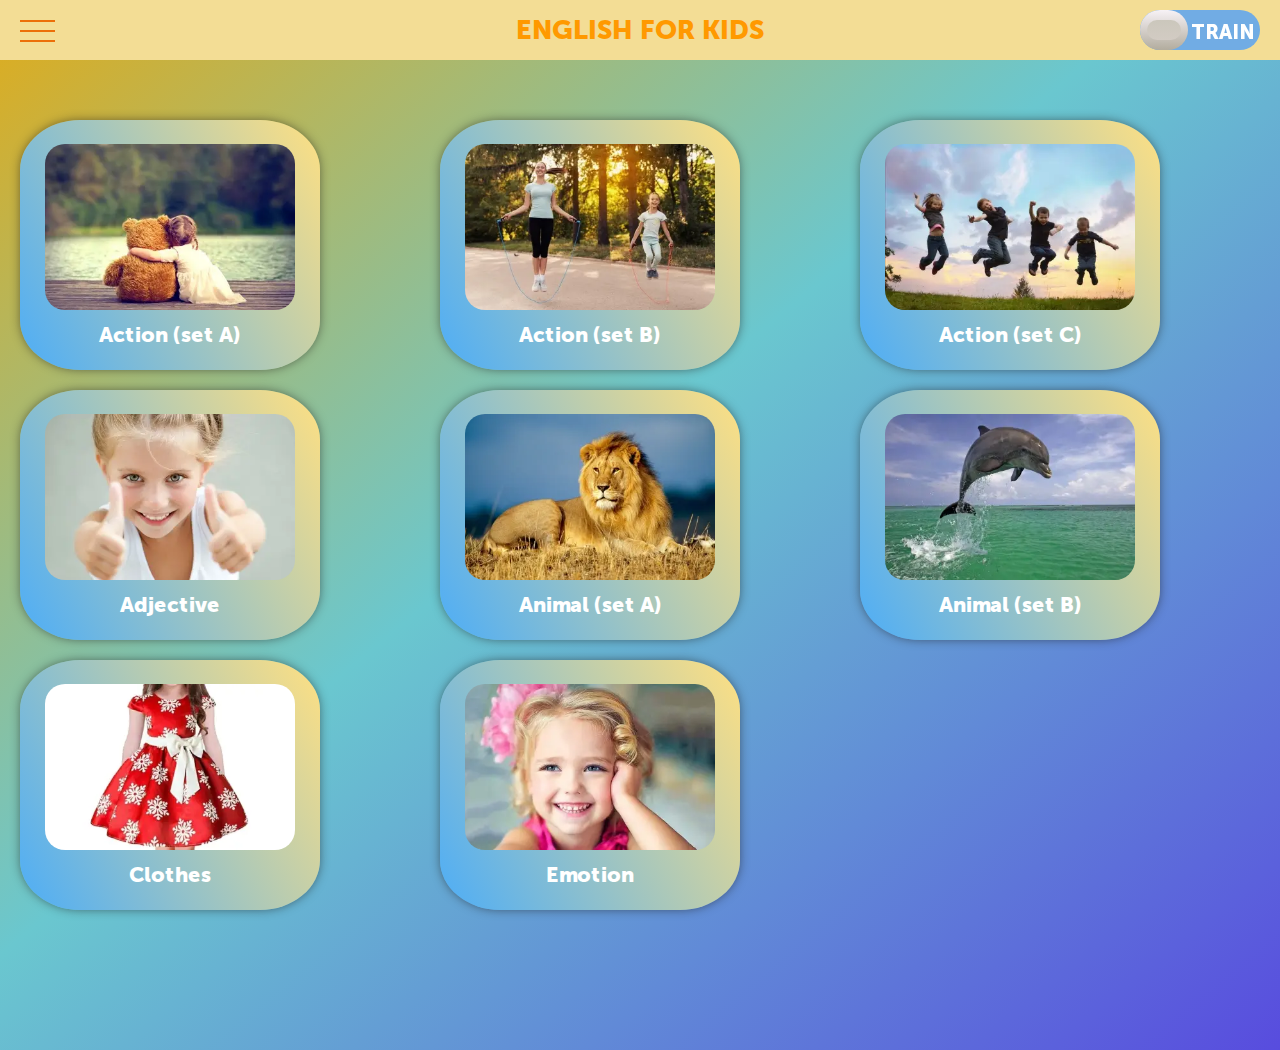
<file: index.html>
<!DOCTYPE html>
<html lang="en">

<head>
	<meta charset="UTF-8">
	<!-- ! Adaptation -->
	<meta name="viewport" content="width=device-width, initial-scale=1.0">
	<!--  ! CSS -->
	<link rel="stylesheet" href="css/style.min.css">
	<!-- ! Icon -->
	<link rel="shortcut icon" href="./img/icon-english.png">
	<title>English for Kids</title>
</head>

<body>
	<div class="wrapper">
		<!-- * header ========================================================= -->
		<header class="header">
			<div class="container">
				<div class="header__row">
					<div class="header__body">
						<nav class="header__menu ">
							<ul class="header__list">
								<li><a href="/">Main Page</a></li>
								<li><a href="./pages/actionA.html">Action (set A)</a></li>
								<li><a href="./pages/actionB.html">Action (set B)</a></li>
								<li><a href="./pages/actionC.html">Action (set C)</a></li>
								<li><a href="./pages/adjective.html">Adjective</a></li>
								<li><a href="./pages/animalA.html">Animal (set A)</a></li>
								<li><a href="./pages/animalB.html">Animal (set B)</a></li>
								<li><a href="./pages/clothes.html">Clothes</a></li>
								<li><a href="./pages/emotion.html">Emotion</a></li>
							</ul>
						</nav>
						<div class="header__toggle ">
							<span></span>
						</div>
						<div class="header__text">
							<h1>English for kids</h1>
						</div>
						<div class="header__switch">
							<input type="checkbox" class="switch__mode">
							<label><i></i></label>
						</div>
					</div>
				</div>
			</div>
		</header>
		<!-- *================================================================ -->
		<main>
			<section class="content">
				<div class="content__row">
					<div class="content__body">
						<div class="content__cards main-page">
							<div class="content__card" data-link="actionA">
								<div class="card__img">
									<picture>
										<source srcset="./img/hug.webp" type="image/webp"><img src="./img/hug.jpg" alt="hug">
									</picture>
								</div>
								<div class="card__title">Action (set A)</div>
							</div>
							<div class="content__card" data-link="actionB">
								<div class="card__img">
									<picture>
										<source srcset="./img/skip.webp" type="image/webp"><img src="./img/skip.jpg" alt="skip">
									</picture>
								</div>
								<div class="card__title">Action (set B)</div>
							</div>
							<div class="content__card" data-link="actionC">
								<div class="card__img">
									<picture>
										<source srcset="./img/jump.webp" type="image/webp"><img src="./img/jump.jpg" alt="jump">
									</picture>
								</div>
								<div class="card__title">Action (set C)</div>
							</div>
							<div class="content__card" data-link="adjective">
								<div class="card__img">
									<picture>
										<source srcset="./img/happy.webp" type="image/webp"><img src="./img/happy.jpg"
											alt="happy"></picture>
								</div>
								<div class="card__title">Adjective</div>
							</div>
							<div class="content__card" data-link="animalA">
								<div class="card__img">
									<picture>
										<source srcset="./img/lion.webp" type="image/webp"><img src="./img/lion.jpg" alt="lion">
									</picture>
								</div>
								<div class="card__title">Animal (set A)</div>
							</div>
							<div class="content__card" data-link="animalB">
								<div class="card__img">
									<picture>
										<source srcset="./img/dolphin.webp" type="image/webp"><img src="./img/dolphin.jpg"
											alt="dolphin"></picture>
								</div>
								<div class="card__title">Animal (set B)</div>
							</div>
							<div class="content__card" data-link="clothes">
								<div class="card__img">
									<picture>
										<source srcset="./img/dress.webp" type="image/webp"><img src="./img/dress.jpg"
											alt="dress"></picture>
								</div>
								<div class="card__title">Clothes</div>
							</div>
							<div class="content__card" data-link="emotion">
								<div class="card__img">
									<picture>
										<source srcset="./img/smile.webp" type="image/webp"><img src="./img/smile.jpg"
											alt="smile"></picture>
								</div>
								<div class="card__title">Emotion</div>
							</div>
						</div>
					</div>
				</div>
			</section>
		</main>

		<!-- * footer ========================================================= -->
		<footer class="footer">
			<div class="footer__row hidden">
				<div class="footer__body">
					<div class="footer__item">
						<div class="item__btn">
							<p>Start Game</p>
							<i class="fas fa-undo"></i>
						</div>
					</div>
				</div>
			</div>
		</footer>
		<!-- *================================================================= -->
	</div>
	<!-- ! JavaScript -->
	<script src="js/script.min.js"></script>
</body>

</html>
</file>
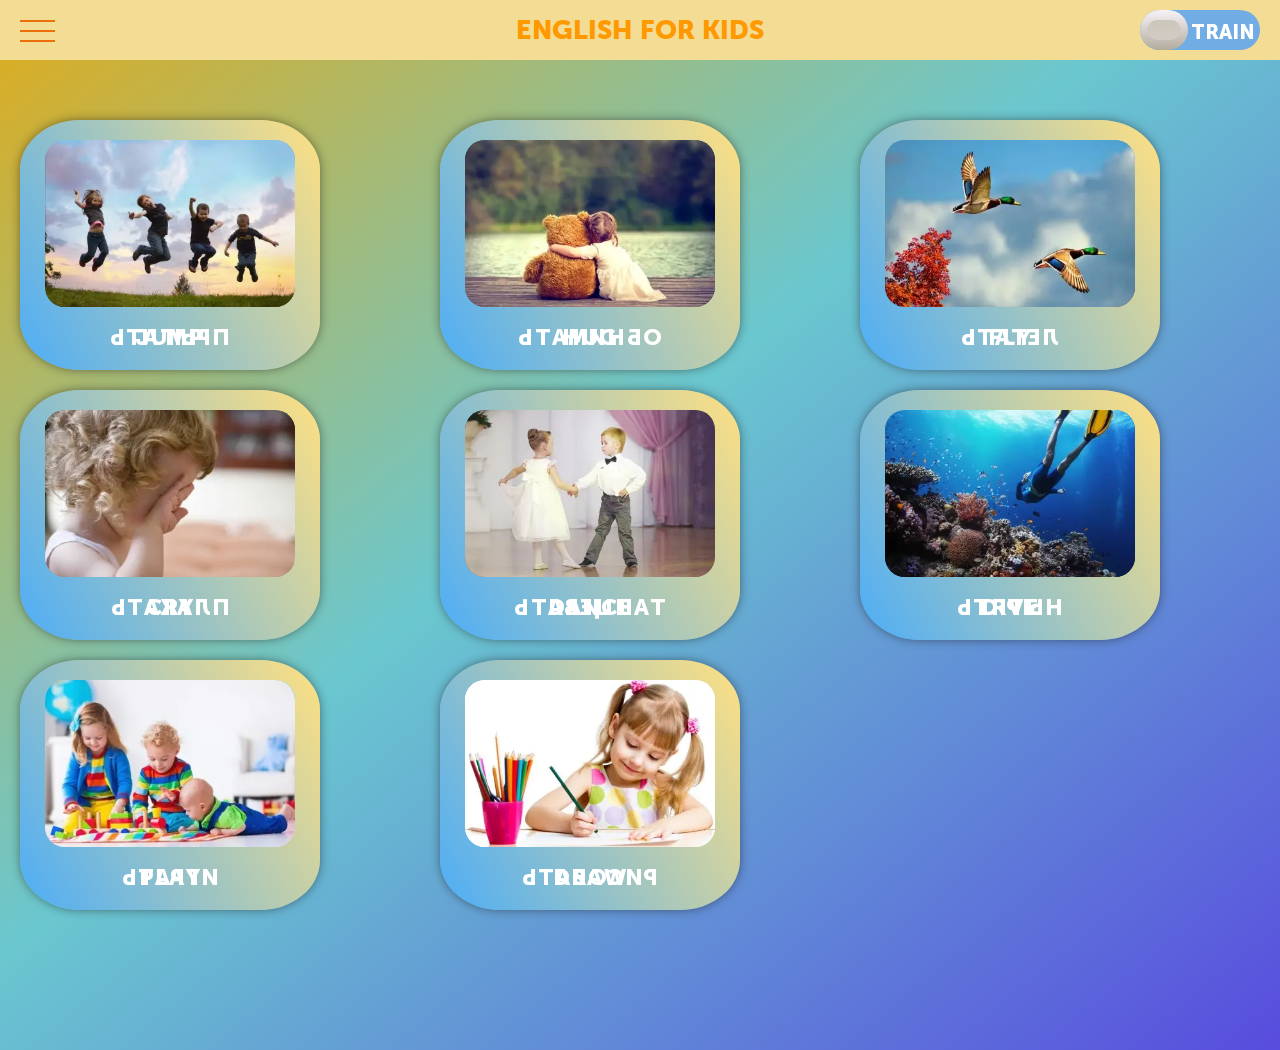
<file: pages/actionA.html>
<!DOCTYPE html>
<html lang="en">

<head>
	<meta charset="UTF-8">
	<!-- ! Adaptation -->
	<meta name="viewport" content="width=device-width, initial-scale=1.0">
	<!--  ! CSS -->
	<link rel="stylesheet" href="../css/style.min.css">
	<!-- ! Font Awesome -->
	<link rel="stylesheet" href="https://use.fontawesome.com/releases/v5.15.1/css/all.css"
		integrity="sha384-vp86vTRFVJgpjF9jiIGPEEqYqlDwgyBgEF109VFjmqGmIY/Y4HV4d3Gp2irVfcrp" crossorigin="anonymous">
	<!-- ! Icon -->
	<link rel="shortcut icon" href="../img/icon-english.png">
	<title>Action-A</title>
</head>

<body>
	<div class="wrapper">
		<!-- * header ========================================================= -->
		<header class="header">
			<div class="container">
				<div class="header__row">
					<div class="header__body">
						<nav class="header__menu ">
							<ul class="header__list">
								<li><a href="../index.html" class="active">Main Page</a></li>
								<li><a href="./actionA.html">Action (set A)</a></li>
								<li><a href="./actionB.html">Action (set B)</a></li>
								<li><a href="./actionC.html">Action (set C)</a></li>
								<li><a href="./adjective.html">Adjective</a></li>
								<li><a href="./animalA.html">Animal (set A)</a></li>
								<li><a href="./animalB.html">Animal (set B)</a></li>
								<li><a href="./clothes.html">Clothes</a></li>
								<li><a href="./emotion.html">Emotion</a></li>
							</ul>
						</nav>
						<div class="header__toggle ">
							<span></span>
						</div>
						<div class="header__text">
							<h1>English for kids</h1>
						</div>
						<div class="header__switch">
							<input type="checkbox" class="switch__mode">
							<label><i></i></label>
						</div>
					</div>
				</div>
			</div>
		</header>
		<!-- *================================================================ -->
		<main>
			<section class="content">
				<div class="content__row">
					<div class="content__body">
						<div class="content__cards">
							<div class="content__star-win"></div>
							<div class="content__star-fail"></div>
							<div class="flip">
								<div class="flip__body content__card">
									<div class="flip__front">
										<div class="card__img">
											<picture>
												<source srcset="../img/jump.webp" type="image/webp"><img src="../img/jump.jpg"
													alt="jump"></picture>
										</div>
										<div class="card__title uppercase en">jump</div>
										<div class="card__rotate">
											<i class="fas fa-sync"></i>
										</div>
									</div>
									<div class="flip__back">
										<div class="card__img">
											<picture>
												<source srcset="../img/jump.webp" type="image/webp"><img src="../img/jump.jpg"
													alt="jump"></picture>
										</div>
										<div class="card__title uppercase">прыгать</div>
									</div>
								</div>
							</div>
							<div class="flip">
								<div class="flip__body content__card">
									<div class="flip__front">
										<div class="card__img">
											<picture>
												<source srcset="../img/hug.webp" type="image/webp"><img src="../img/hug.jpg"
													alt="hug"></picture>
										</div>
										<div class="card__title uppercase en">hug</div>
										<div class="card__rotate">
											<i class="fas fa-sync"></i>
										</div>
									</div>
									<div class="flip__back">
										<div class="card__img">
											<picture>
												<source srcset="../img/hug.webp" type="image/webp"><img src="../img/hug.jpg"
													alt="hug"></picture>
										</div>
										<div class="card__title uppercase">обнимать</div>
									</div>
								</div>
							</div>
							<div class="flip">
								<div class="flip__body content__card">
									<div class="flip__front">
										<div class="card__img">
											<picture>
												<source srcset="../img/fly.webp" type="image/webp"><img src="../img/fly.jpg"
													alt="fly"></picture>
										</div>
										<div class="card__title uppercase en">fly</div>
										<div class="card__rotate">
											<i class="fas fa-sync"></i>
										</div>
									</div>
									<div class="flip__back">
										<div class="card__img">
											<picture>
												<source srcset="../img/fly.webp" type="image/webp"><img src="../img/fly.jpg"
													alt="fly"></picture>
										</div>
										<div class="card__title uppercase ">летать</div>
									</div>
								</div>
							</div>
							<div class="flip">
								<div class="flip__body content__card">
									<div class="flip__front">
										<div class="card__img">
											<picture>
												<source srcset="../img/cry.webp" type="image/webp"><img src="../img/cry.jpg"
													alt="cry"></picture>
										</div>
										<div class="card__title uppercase en">cry</div>
										<div class="card__rotate">
											<i class="fas fa-sync"></i>
										</div>
									</div>
									<div class="flip__back">
										<div class="card__img">
											<picture>
												<source srcset="../img/cry.webp" type="image/webp"><img src="../img/cry.jpg"
													alt="cry"></picture>
										</div>
										<div class="card__title uppercase">плакать</div>
									</div>
								</div>
							</div>
							<div class="flip">
								<div class="flip__body content__card">
									<div class="flip__front">
										<div class="card__img">
											<picture>
												<source srcset="../img/dance.webp" type="image/webp"><img src="../img/dance.jpg"
													alt="dance"></picture>
										</div>
										<div class="card__title uppercase en">dance</div>
										<div class="card__rotate">
											<i class="fas fa-sync"></i>
										</div>
									</div>
									<div class="flip__back">
										<div class="card__img">
											<picture>
												<source srcset="../img/dance.webp" type="image/webp"><img src="../img/dance.jpg"
													alt="dance"></picture>
										</div>
										<div class="card__title uppercase">танцевать</div>
									</div>
								</div>
							</div>
							<div class="flip">
								<div class="flip__body content__card">
									<div class="flip__front">
										<div class="card__img">
											<picture>
												<source srcset="../img/dive.webp" type="image/webp"><img src="../img/dive.jpg"
													alt="dive"></picture>
										</div>
										<div class="card__title uppercase en">dive</div>
										<div class="card__rotate">
											<i class="fas fa-sync"></i>
										</div>
									</div>
									<div class="flip__back">
										<div class="card__img">
											<picture>
												<source srcset="../img/dive.webp" type="image/webp"><img src="../img/dive.jpg"
													alt="dive"></picture>
										</div>
										<div class="card__title uppercase">нырять</div>
									</div>
								</div>
							</div>
							<div class="flip">
								<div class="flip__body content__card">
									<div class="flip__front">
										<div class="card__img">
											<picture>
												<source srcset="../img/play.webp" type="image/webp"><img src="../img/play.jpg"
													alt="play"></picture>
										</div>
										<div class="card__title uppercase en">play</div>
										<div class="card__rotate">
											<i class="fas fa-sync"></i>
										</div>
									</div>
									<div class="flip__back">
										<div class="card__img">
											<picture>
												<source srcset="../img/play.webp" type="image/webp"><img src="../img/play.jpg"
													alt="play"></picture>
										</div>
										<div class="card__title uppercase">играть</div>
									</div>
								</div>
							</div>
							<div class="flip">
								<div class="flip__body content__card">
									<div class="flip__front">
										<div class="card__img">
											<picture>
												<source srcset="../img/draw.webp" type="image/webp"><img src="../img/draw.jpg"
													alt="draw"></picture>
										</div>
										<div class="card__title uppercase en">draw</div>
										<div class="card__rotate">
											<i class="fas fa-sync"></i>
										</div>
									</div>
									<div class="flip__back">
										<div class="card__img">
											<picture>
												<source srcset="../img/draw.webp" type="image/webp"><img src="../img/draw.jpg"
													alt="draw"></picture>
										</div>
										<div class="card__title uppercase">рисовать</div>
									</div>
								</div>
							</div>
						</div>
					</div>
				</div>
			</section>
			<section class="victory overlay ">
				<div class="victory__body">
					<div class="victory__img">
						<picture>
							<source srcset="../img/success.webp" type="image/webp"><img src="../img/success.jpg" alt="success">
						</picture>
					</div>
				</div>
			</section>
			<section class="fail overlay ">
				<div class="fail__body">
					<div class="fail__img">
						<picture>
							<source srcset="../img/failure.webp" type="image/webp"><img src=".../img/failure.jpg"
								alt="failure">
						</picture>
						<p class="fail__mistake"></p>
					</div>
				</div>
			</section>
		</main>
		<!-- * footer ========================================================= -->
		<footer class="footer">
			<div class="footer__row hidden">
				<div class="footer__body">
					<div class="footer__item">
						<div class="item__btn">
							<p>Start Game</p>
							<i class="fas fa-undo"></i>
						</div>
					</div>
				</div>
			</div>
		</footer>
		<!-- *================================================================= -->
	</div>
	<!-- ! JavaScript -->
	<script src="../js/script.min.js"></script>
</body>

</html>
</file>
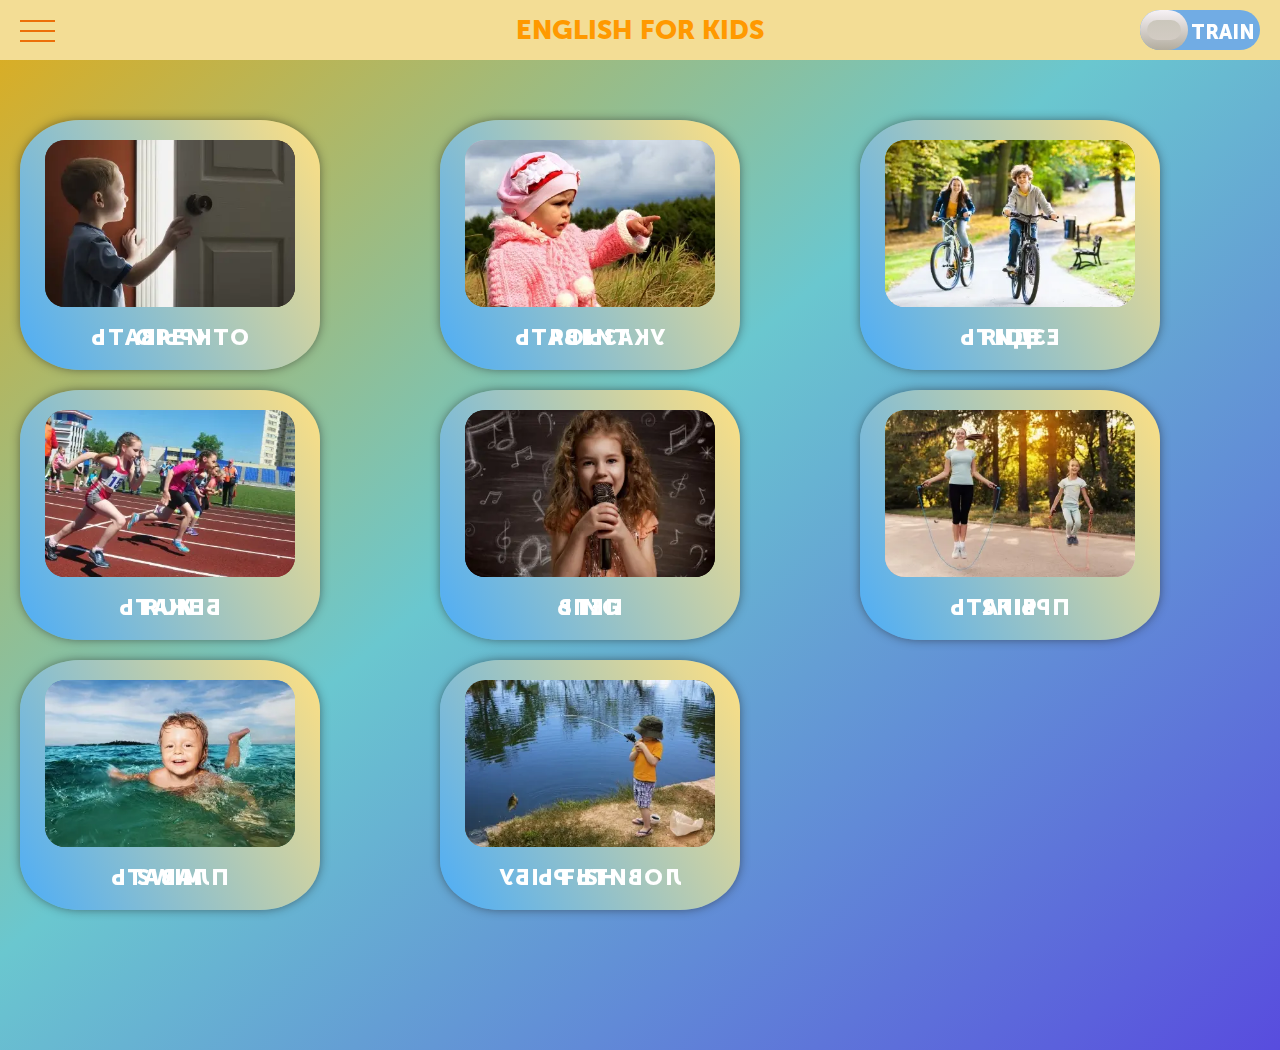
<file: pages/actionB.html>
<!DOCTYPE html>
<html lang="en">

<head>
	<meta charset="UTF-8">
	<!-- ! Adaptation -->
	<meta name="viewport" content="width=device-width, initial-scale=1.0">
	<!--  ! CSS -->
	<link rel="stylesheet" href="../css/style.min.css">
	<!-- ! Font Awesome -->
	<link rel="stylesheet" href="https://use.fontawesome.com/releases/v5.15.1/css/all.css"
		integrity="sha384-vp86vTRFVJgpjF9jiIGPEEqYqlDwgyBgEF109VFjmqGmIY/Y4HV4d3Gp2irVfcrp" crossorigin="anonymous">
	<!-- ! Icon -->
	<link rel="shortcut icon" href="../img/icon-english.png">
	<title>Action-B</title>
</head>

<body>
	<div class="wrapper">
		<!-- * header ========================================================= -->
		<header class="header">
			<div class="container">
				<div class="header__row">
					<div class="header__body">
						<nav class="header__menu ">
							<ul class="header__list">
								<li><a href="../index.html" class="active">Main Page</a></li>
								<li><a href="./actionA.html">Action (set A)</a></li>
								<li><a href="./actionB.html">Action (set B)</a></li>
								<li><a href="./actionC.html">Action (set C)</a></li>
								<li><a href="./adjective.html">Adjective</a></li>
								<li><a href="./animalA.html">Animal (set A)</a></li>
								<li><a href="./animalB.html">Animal (set B)</a></li>
								<li><a href="./clothes.html">Clothes</a></li>
								<li><a href="./emotion.html">Emotion</a></li>
							</ul>
						</nav>
						<div class="header__toggle ">
							<span></span>
						</div>
						<div class="header__text">
							<h1>English for kids</h1>
						</div>
						<div class="header__switch">
							<input type="checkbox" class="switch__mode">
							<label><i></i></label>
						</div>
					</div>
				</div>
			</div>
		</header>
		<!-- *================================================================ -->
		<main>
			<section class="content">
				<div class="content__row">
					<div class="content__body">
						<div class="content__cards">
							<div class="content__star-win"></div>
							<div class="content__star-fail"></div>
							<div class="flip">
								<div class="flip__body content__card">
									<div class="flip__front">
										<div class="card__img">
											<picture>
												<source srcset="../img/open.webp" type="image/webp"><img src="../img/open.jpg"
													alt="open"></picture>
										</div>
										<div class="card__title uppercase en">open</div>
										<div class="card__rotate">
											<i class="fas fa-sync"></i>
										</div>
									</div>
									<div class="flip__back">
										<div class="card__img">
											<picture>
												<source srcset="../img/open.webp" type="image/webp"><img src="../img/open.jpg"
													alt="open"></picture>
										</div>
										<div class="card__title uppercase">открывать</div>
									</div>
								</div>
							</div>
							<div class="flip">
								<div class="flip__body content__card">
									<div class="flip__front">
										<div class="card__img">
											<picture>
												<source srcset="../img/point.webp" type="image/webp"><img src="../img/point.jpg"
													alt="point"></picture>
										</div>
										<div class="card__title uppercase en">point</div>
										<div class="card__rotate">
											<i class="fas fa-sync"></i>
										</div>
									</div>
									<div class="flip__back">
										<div class="card__img">
											<picture>
												<source srcset="../img/point.webp" type="image/webp"><img src="../img/point.jpg"
													alt="point"></picture>
										</div>
										<div class="card__title uppercase">указывать</div>
									</div>
								</div>
							</div>
							<div class="flip">
								<div class="flip__body content__card">
									<div class="flip__front">
										<div class="card__img">
											<picture>
												<source srcset="../img/ride.webp" type="image/webp"><img src="../img/ride.jpg"
													alt="ride"></picture>
										</div>
										<div class="card__title uppercase en">ride</div>
										<div class="card__rotate">
											<i class="fas fa-sync"></i>
										</div>
									</div>
									<div class="flip__back">
										<div class="card__img">
											<picture>
												<source srcset="../img/ride.webp" type="image/webp"><img src="../img/ride.jpg"
													alt="ride"></picture>
										</div>
										<div class="card__title uppercase ">ездить</div>
									</div>
								</div>
							</div>
							<div class="flip">
								<div class="flip__body content__card">
									<div class="flip__front">
										<div class="card__img">
											<picture>
												<source srcset="../img/run.webp" type="image/webp"><img src="../img/run.jpg"
													alt="run"></picture>
										</div>
										<div class="card__title uppercase en">run</div>
										<div class="card__rotate">
											<i class="fas fa-sync"></i>
										</div>
									</div>
									<div class="flip__back">
										<div class="card__img">
											<picture>
												<source srcset="../img/run.webp" type="image/webp"><img src="../img/run.jpg"
													alt="run"></picture>
										</div>
										<div class="card__title uppercase">бежать</div>
									</div>
								</div>
							</div>
							<div class="flip">
								<div class="flip__body content__card">
									<div class="flip__front">
										<div class="card__img">
											<picture>
												<source srcset="../img/sing.webp" type="image/webp"><img src="../img/sing.jpg"
													alt="sing"></picture>
										</div>
										<div class="card__title uppercase en">sing</div>
										<div class="card__rotate">
											<i class="fas fa-sync"></i>
										</div>
									</div>
									<div class="flip__back">
										<div class="card__img">
											<picture>
												<source srcset="../img/sing.webp" type="image/webp"><img src="../img/sing.jpg"
													alt="sing"></picture>
										</div>
										<div class="card__title uppercase">петь</div>
									</div>
								</div>
							</div>
							<div class="flip">
								<div class="flip__body content__card">
									<div class="flip__front">
										<div class="card__img">
											<picture>
												<source srcset="../img/skip.webp" type="image/webp"><img src="../img/skip.jpg"
													alt="skip"></picture>
										</div>
										<div class="card__title uppercase en">skip</div>
										<div class="card__rotate">
											<i class="fas fa-sync"></i>
										</div>
									</div>
									<div class="flip__back">
										<div class="card__img">
											<picture>
												<source srcset="../img/skip.webp" type="image/webp"><img src="../img/skip.jpg"
													alt="skip"></picture>
										</div>
										<div class="card__title uppercase">прыгать</div>
									</div>
								</div>
							</div>
							<div class="flip">
								<div class="flip__body content__card">
									<div class="flip__front">
										<div class="card__img">
											<picture>
												<source srcset="../img/swim.webp" type="image/webp"><img src="../img/swim.jpg"
													alt="swim"></picture>
										</div>
										<div class="card__title uppercase en">swim</div>
										<div class="card__rotate">
											<i class="fas fa-sync"></i>
										</div>
									</div>
									<div class="flip__back">
										<div class="card__img">
											<picture>
												<source srcset="../img/swim.webp" type="image/webp"><img src="../img/swim.jpg"
													alt="swim"></picture>
										</div>
										<div class="card__title uppercase">плавать</div>
									</div>
								</div>
							</div>
							<div class="flip">
								<div class="flip__body content__card">
									<div class="flip__front">
										<div class="card__img">
											<picture>
												<source srcset="../img/fish.webp" type="image/webp"><img src="../img/fish.jpg"
													alt="fish"></picture>
										</div>
										<div class="card__title uppercase en">fish</div>
										<div class="card__rotate">
											<i class="fas fa-sync"></i>
										</div>
									</div>
									<div class="flip__back">
										<div class="card__img">
											<picture>
												<source srcset="../img/fish.webp" type="image/webp"><img src="../img/fish.jpg"
													alt="drafishw"></picture>
										</div>
										<div class="card__title uppercase">ловить рыбу</div>
									</div>
								</div>
							</div>
						</div>
					</div>
				</div>
			</section>
			<section class="victory overlay ">
				<div class="victory__body">
					<div class="victory__img">
						<picture>
							<source srcset="../img/success.webp" type="image/webp"><img src="../img/success.jpg" alt="success">
						</picture>
					</div>
				</div>
			</section>
			<section class="fail overlay ">
				<div class="fail__body">
					<div class="fail__img">
						<picture>
							<source srcset="../img/failure.webp" type="image/webp"><img src="../img/failure.jpg" alt="failure">
						</picture>
						<p class="fail__mistake"></p>
					</div>
				</div>
			</section>
		</main>
		<!-- * footer ========================================================= -->
		<footer class="footer">
			<div class="footer__row hidden">
				<div class="footer__body">
					<div class="footer__item">
						<div class="item__btn">
							<p>Start Game</p>
							<i class="fas fa-undo"></i>
						</div>
					</div>
				</div>
			</div>
		</footer>
		<!-- *================================================================= -->
	</div>
	<!-- ! JavaScript -->
	<script src="../js/script.min.js"></script>
</body>

</html>
</file>
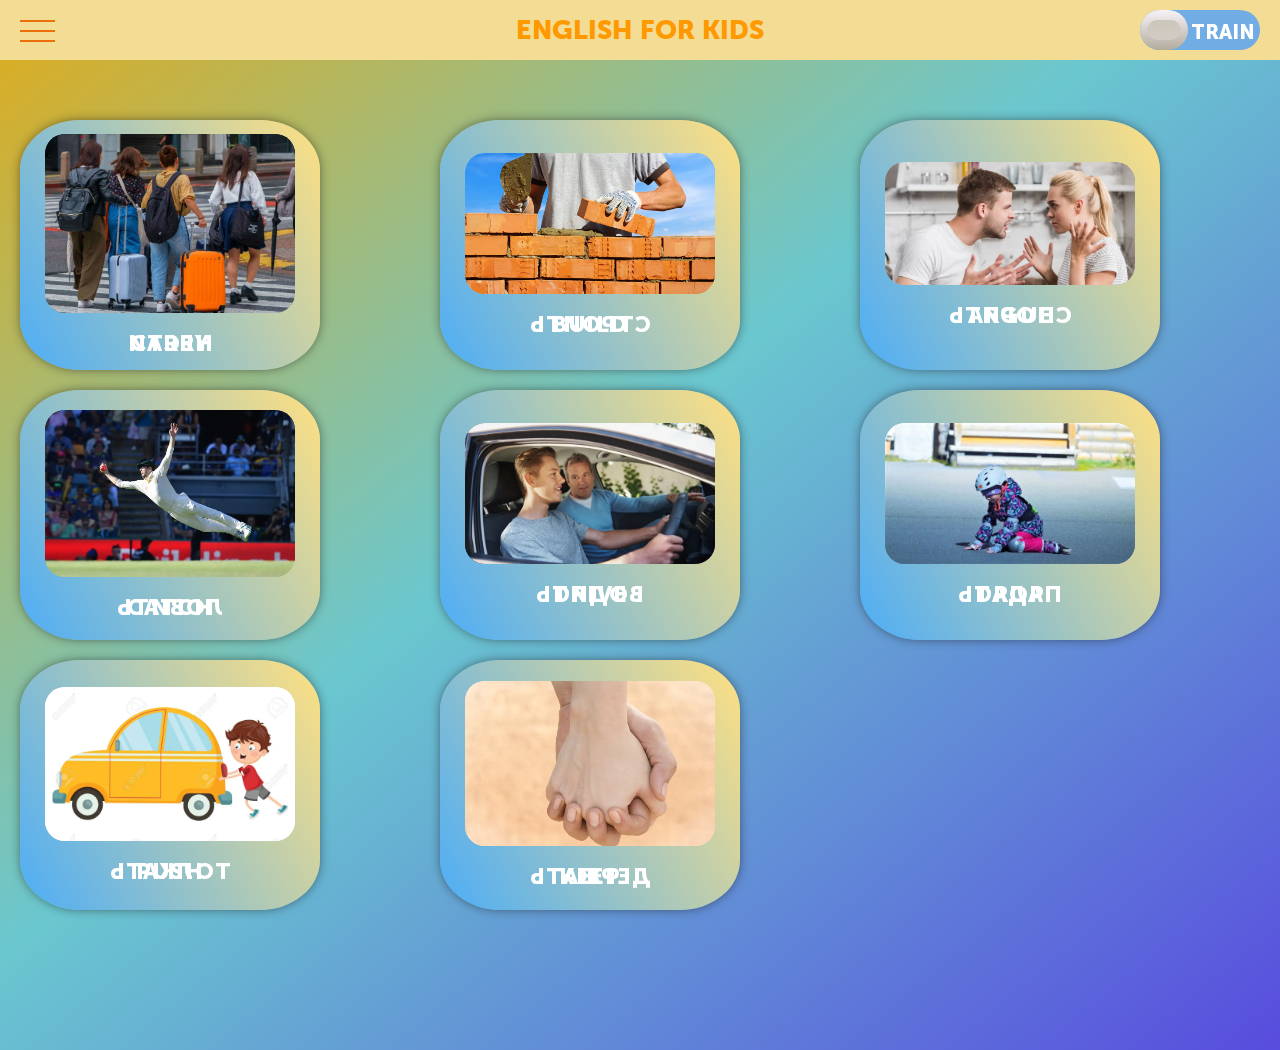
<file: pages/actionC.html>
<!DOCTYPE html>
<html lang="en">

<head>
	<meta charset="UTF-8">
	<!-- ! Adaptation -->
	<meta name="viewport" content="width=device-width, initial-scale=1.0">
	<!--  ! CSS -->
	<link rel="stylesheet" href="../css/style.min.css">
	<!-- ! Font Awesome -->
	<link rel="stylesheet" href="https://use.fontawesome.com/releases/v5.15.1/css/all.css"
		integrity="sha384-vp86vTRFVJgpjF9jiIGPEEqYqlDwgyBgEF109VFjmqGmIY/Y4HV4d3Gp2irVfcrp" crossorigin="anonymous">
	<!-- ! Icon -->
	<link rel="shortcut icon" href="../img/icon-english.png">
	<title>Action-C</title>
</head>

<body>
	<div class="wrapper">
		<!-- * header ========================================================= -->
		<header class="header">
			<div class="container">
				<div class="header__row">
					<div class="header__body">
						<nav class="header__menu ">
							<ul class="header__list">
								<li><a href="../index.html" class="active">Main Page</a></li>
								<li><a href="./actionA.html">Action (set A)</a></li>
								<li><a href="./actionB.html">Action (set B)</a></li>
								<li><a href="./actionC.html">Action (set C)</a></li>
								<li><a href="./adjective.html">Adjective</a></li>
								<li><a href="./animalA.html">Animal (set A)</a></li>
								<li><a href="./animalB.html">Animal (set B)</a></li>
								<li><a href="./clothes.html">Clothes</a></li>
								<li><a href="./emotion.html">Emotion</a></li>
							</ul>
						</nav>
						<div class="header__toggle ">
							<span></span>
						</div>
						<div class="header__text">
							<h1>English for kids</h1>
						</div>
						<div class="header__switch">
							<input type="checkbox" class="switch__mode">
							<label><i></i></label>
						</div>
					</div>
				</div>
			</div>
		</header>
		<!-- *================================================================ -->
		<main>
			<section class="content">
				<div class="content__row">
					<div class="content__body">
						<div class="content__cards">
							<div class="content__star-win"></div>
							<div class="content__star-fail"></div>
							<div class="flip">
								<div class="flip__body content__card">
									<div class="flip__front">
										<div class="card__img">
											<picture>
												<source srcset="../img/carry.webp" type="image/webp"><img src="../img/carry.jpg"
													alt="carry"></picture>
										</div>
										<div class="card__title uppercase en">carry</div>
										<div class="card__rotate">
											<i class="fas fa-sync"></i>
										</div>
									</div>
									<div class="flip__back">
										<div class="card__img">
											<picture>
												<source srcset="../img/carry.webp" type="image/webp"><img src="../img/carry.jpg"
													alt="carry"></picture>
										</div>
										<div class="card__title uppercase">нести</div>
									</div>
								</div>
							</div>
							<div class="flip">
								<div class="flip__body content__card">
									<div class="flip__front">
										<div class="card__img">
											<picture>
												<source srcset="../img/build.webp" type="image/webp"><img src="../img/build.jpg"
													alt="build"></picture>
										</div>
										<div class="card__title uppercase en">build</div>
										<div class="card__rotate">
											<i class="fas fa-sync"></i>
										</div>
									</div>
									<div class="flip__back">
										<div class="card__img">
											<picture>
												<source srcset="../img/build.webp" type="image/webp"><img src="../img/build.jpg"
													alt="build"></picture>
										</div>
										<div class="card__title uppercase">строить</div>
									</div>
								</div>
							</div>
							<div class="flip">
								<div class="flip__body content__card">
									<div class="flip__front">
										<div class="card__img">
											<picture>
												<source srcset="../img/argue.webp" type="image/webp"><img src="../img/argue.jpg"
													alt="argue"></picture>
										</div>
										<div class="card__title uppercase en">argue</div>
										<div class="card__rotate">
											<i class="fas fa-sync"></i>
										</div>
									</div>
									<div class="flip__back">
										<div class="card__img">
											<picture>
												<source srcset="../img/argue.webp" type="image/webp"><img src="../img/argue.jpg"
													alt="argue"></picture>
										</div>
										<div class="card__title uppercase ">спорить</div>
									</div>
								</div>
							</div>
							<div class="flip">
								<div class="flip__body content__card">
									<div class="flip__front">
										<div class="card__img">
											<picture>
												<source srcset="../img/catch.webp" type="image/webp"><img src="../img/catch.jpg"
													alt="catch"></picture>
										</div>
										<div class="card__title uppercase en">catch</div>
										<div class="card__rotate">
											<i class="fas fa-sync"></i>
										</div>
									</div>
									<div class="flip__back">
										<div class="card__img">
											<picture>
												<source srcset="../img/catch.webp" type="image/webp"><img src="../img/catch.jpg"
													alt="catch"></picture>
										</div>
										<div class="card__title uppercase">ловить</div>
									</div>
								</div>
							</div>
							<div class="flip">
								<div class="flip__body content__card">
									<div class="flip__front">
										<div class="card__img">
											<picture>
												<source srcset="../img/drive.webp" type="image/webp"><img src="../img/drive.jpg"
													alt="drive"></picture>
										</div>
										<div class="card__title uppercase en">drive</div>
										<div class="card__rotate">
											<i class="fas fa-sync"></i>
										</div>
									</div>
									<div class="flip__back">
										<div class="card__img">
											<picture>
												<source srcset="../img/drive.webp" type="image/webp"><img src="../img/drive.jpg"
													alt="drive"></picture>
										</div>
										<div class="card__title uppercase">водить</div>
									</div>
								</div>
							</div>
							<div class="flip">
								<div class="flip__body content__card">
									<div class="flip__front">
										<div class="card__img">
											<picture>
												<source srcset="../img/drop.webp" type="image/webp"><img src="../img/drop.jpg"
													alt="drop"></picture>
										</div>
										<div class="card__title uppercase en">drop</div>
										<div class="card__rotate">
											<i class="fas fa-sync"></i>
										</div>
									</div>
									<div class="flip__back">
										<div class="card__img">
											<picture>
												<source srcset="../img/drop.webp" type="image/webp"><img src="../img/drop.jpg"
													alt="drop"></picture>
										</div>
										<div class="card__title uppercase">падать</div>
									</div>
								</div>
							</div>
							<div class="flip">
								<div class="flip__body content__card">
									<div class="flip__front">
										<div class="card__img">
											<picture>
												<source srcset="../img/push.webp" type="image/webp"><img src="../img/push.jpg"
													alt="push"></picture>
										</div>
										<div class="card__title uppercase en">push</div>
										<div class="card__rotate">
											<i class="fas fa-sync"></i>
										</div>
									</div>
									<div class="flip__back">
										<div class="card__img">
											<picture>
												<source srcset="../img/push.webp" type="image/webp"><img src="../img/push.jpg"
													alt="push"></picture>
										</div>
										<div class="card__title uppercase">толкать</div>
									</div>
								</div>
							</div>
							<div class="flip">
								<div class="flip__body content__card">
									<div class="flip__front">
										<div class="card__img">
											<picture>
												<source srcset="../img/keep.webp" type="image/webp"><img src="../img/keep.jpg"
													alt="keep"></picture>
										</div>
										<div class="card__title uppercase en">keep</div>
										<div class="card__rotate">
											<i class="fas fa-sync"></i>
										</div>
									</div>
									<div class="flip__back">
										<div class="card__img">
											<picture>
												<source srcset="../img/keep.webp" type="image/webp"><img src="../img/keep.jpg"
													alt="keep"></picture>
										</div>
										<div class="card__title uppercase">держать</div>
									</div>
								</div>
							</div>
						</div>
					</div>
				</div>
			</section>
			<section class="victory overlay ">
				<div class="victory__body">
					<div class="victory__img">
						<picture>
							<source srcset="../img/success.webp" type="image/webp"><img src="../img/success.jpg" alt="success">
						</picture>
					</div>
				</div>
			</section>
			<section class="fail overlay ">
				<div class="fail__body">
					<div class="fail__img">
						<picture>
							<source srcset="../img/failure.webp" type="image/webp"><img src="../img/failure.jpg" alt="failure">
						</picture>
						<p class="fail__mistake"></p>
					</div>
				</div>
			</section>
		</main>
		<!-- * footer ========================================================= -->
		<footer class="footer">
			<div class="footer__row hidden">
				<div class="footer__body">
					<div class="footer__item">
						<div class="item__btn">
							<p>Start Game</p>
							<i class="fas fa-undo"></i>
						</div>
					</div>
				</div>
			</div>
		</footer>
		<!-- *================================================================= -->
	</div>
	<!-- ! JavaScript -->
	<script src="../js/script.min.js"></script>
</body>

</html>
</file>
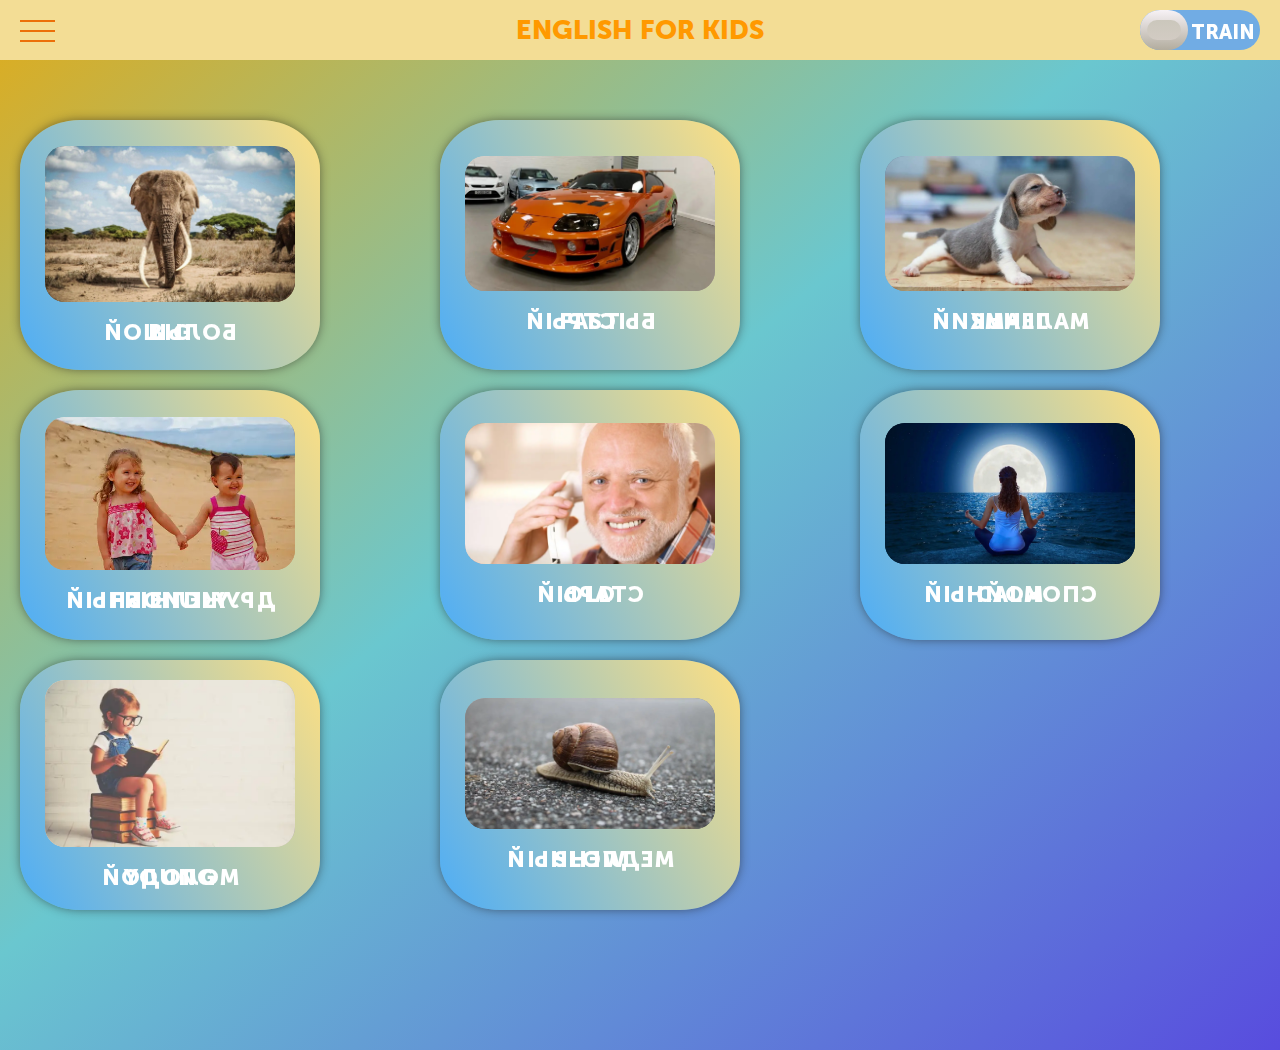
<file: pages/adjective.html>
<!DOCTYPE html>
<html lang="en">

<head>
	<meta charset="UTF-8">
	<!-- ! Adaptation -->
	<meta name="viewport" content="width=device-width, initial-scale=1.0">
	<!--  ! CSS -->
	<link rel="stylesheet" href="../css/style.min.css">
	<!-- ! Font Awesome -->
	<link rel="stylesheet" href="https://use.fontawesome.com/releases/v5.15.1/css/all.css"
		integrity="sha384-vp86vTRFVJgpjF9jiIGPEEqYqlDwgyBgEF109VFjmqGmIY/Y4HV4d3Gp2irVfcrp" crossorigin="anonymous">
	<!-- ! Icon -->
	<link rel="shortcut icon" href="../img/icon-english.png">
	<title>Adjective</title>
</head>

<body>
	<div class="wrapper">
		<!-- * header ========================================================= -->
		<header class="header">
			<div class="container">
				<div class="header__row">
					<div class="header__body">
						<nav class="header__menu ">
							<ul class="header__list">
								<li><a href="../index.html" class="active">Main Page</a></li>
								<li><a href="./actionA.html">Action (set A)</a></li>
								<li><a href="./actionB.html">Action (set B)</a></li>
								<li><a href="./actionC.html">Action (set C)</a></li>
								<li><a href="./adjective.html">Adjective</a></li>
								<li><a href="./animalA.html">Animal (set A)</a></li>
								<li><a href="./animalB.html">Animal (set B)</a></li>
								<li><a href="./clothes.html">Clothes</a></li>
								<li><a href="./emotion.html">Emotion</a></li>
							</ul>
						</nav>
						<div class="header__toggle ">
							<span></span>
						</div>
						<div class="header__text">
							<h1>English for kids</h1>
						</div>
						<div class="header__switch">
							<input type="checkbox" class="switch__mode">
							<label><i></i></label>
						</div>
					</div>
				</div>
			</div>
		</header>
		<!-- *================================================================ -->
		<main>
			<section class="content">
				<div class="content__row">
					<div class="content__body">
						<div class="content__cards">
							<div class="content__star-win"></div>
							<div class="content__star-fail"></div>
							<div class="flip">
								<div class="flip__body content__card">
									<div class="flip__front">
										<div class="card__img">
											<picture>
												<source srcset="../img/big.webp" type="image/webp"><img src="../img/big.jpg"
													alt="big"></picture>
										</div>
										<div class="card__title uppercase en">big</div>
										<div class="card__rotate">
											<i class="fas fa-sync"></i>
										</div>
									</div>
									<div class="flip__back">
										<div class="card__img">
											<picture>
												<source srcset="../img/big.webp" type="image/webp"><img src="../img/big.jpg"
													alt="big"></picture>
										</div>
										<div class="card__title uppercase">большой</div>
									</div>
								</div>
							</div>
							<div class="flip">
								<div class="flip__body content__card">
									<div class="flip__front">
										<div class="card__img">
											<picture>
												<source srcset="../img/fast.webp" type="image/webp"><img src="../img/fast.jpg"
													alt="fast"></picture>
										</div>
										<div class="card__title uppercase en">fast</div>
										<div class="card__rotate">
											<i class="fas fa-sync"></i>
										</div>
									</div>
									<div class="flip__back">
										<div class="card__img">
											<picture>
												<source srcset="../img/fast.webp" type="image/webp"><img src="../img/fast.jpg"
													alt="fast"></picture>
										</div>
										<div class="card__title uppercase">быстрый</div>
									</div>
								</div>
							</div>
							<div class="flip">
								<div class="flip__body content__card">
									<div class="flip__front">
										<div class="card__img">
											<picture>
												<source srcset="../img/small.webp" type="image/webp"><img src="../img/small.jpg"
													alt="small"></picture>
										</div>
										<div class="card__title uppercase en">small</div>
										<div class="card__rotate">
											<i class="fas fa-sync"></i>
										</div>
									</div>
									<div class="flip__back">
										<div class="card__img">
											<picture>
												<source srcset="../img/small.webp" type="image/webp"><img src="../img/small.jpg"
													alt="small"></picture>
										</div>
										<div class="card__title uppercase ">маленький</div>
									</div>
								</div>
							</div>
							<div class="flip">
								<div class="flip__body content__card">
									<div class="flip__front">
										<div class="card__img">
											<picture>
												<source srcset="../img/friendly.webp" type="image/webp"><img
													src="../img/friendly.jpg" alt="friendly"></picture>
										</div>
										<div class="card__title uppercase en">friendly</div>
										<div class="card__rotate">
											<i class="fas fa-sync"></i>
										</div>
									</div>
									<div class="flip__back">
										<div class="card__img">
											<picture>
												<source srcset="../img/friendly.webp" type="image/webp"><img
													src="../img/friendly.jpg" alt="friendly"></picture>
										</div>
										<div class="card__title uppercase">дружелюбный</div>
									</div>
								</div>
							</div>
							<div class="flip">
								<div class="flip__body content__card">
									<div class="flip__front">
										<div class="card__img">
											<picture>
												<source srcset="../img/old.webp" type="image/webp"><img src="../img/old.jpg"
													alt="old"></picture>
										</div>
										<div class="card__title uppercase en">old</div>
										<div class="card__rotate">
											<i class="fas fa-sync"></i>
										</div>
									</div>
									<div class="flip__back">
										<div class="card__img">
											<picture>
												<source srcset="../img/old.webp" type="image/webp"><img src="../img/old.jpg"
													alt="old"></picture>
										</div>
										<div class="card__title uppercase">старый</div>
									</div>
								</div>
							</div>
							<div class="flip">
								<div class="flip__body content__card">
									<div class="flip__front">
										<div class="card__img">
											<picture>
												<source srcset="../img/calm.webp" type="image/webp"><img src="../img/calm.jpg"
													alt="calm"></picture>
										</div>
										<div class="card__title uppercase en">calm</div>
										<div class="card__rotate">
											<i class="fas fa-sync"></i>
										</div>
									</div>
									<div class="flip__back">
										<div class="card__img">
											<picture>
												<source srcset="../img/calm.webp" type="image/webp"><img src="../img/calm.jpg"
													alt="calm"></picture>
										</div>
										<div class="card__title uppercase">спокойный</div>
									</div>
								</div>
							</div>
							<div class="flip">
								<div class="flip__body content__card">
									<div class="flip__front">
										<div class="card__img">
											<picture>
												<source srcset="../img/young.webp" type="image/webp"><img src="../img/young.jpg"
													alt="young"></picture>
										</div>
										<div class="card__title uppercase en">young</div>
										<div class="card__rotate">
											<i class="fas fa-sync"></i>
										</div>
									</div>
									<div class="flip__back">
										<div class="card__img">
											<picture>
												<source srcset="../img/young.webp" type="image/webp"><img src="../img/young.jpg"
													alt="young"></picture>
										</div>
										<div class="card__title uppercase">молодой</div>
									</div>
								</div>
							</div>
							<div class="flip">
								<div class="flip__body content__card">
									<div class="flip__front">
										<div class="card__img">
											<picture>
												<source srcset="../img/slow.webp" type="image/webp"><img src="../img/slow.jpg"
													alt="slow"></picture>
										</div>
										<div class="card__title uppercase en">slow</div>
										<div class="card__rotate">
											<i class="fas fa-sync"></i>
										</div>
									</div>
									<div class="flip__back">
										<div class="card__img">
											<picture>
												<source srcset="../img/slow.webp" type="image/webp"><img src="../img/slow.jpg"
													alt="slow"></picture>
										</div>
										<div class="card__title uppercase">медленный</div>
									</div>
								</div>
							</div>
						</div>
					</div>
				</div>
			</section>
			<section class="victory overlay ">
				<div class="victory__body">
					<div class="victory__img">
						<picture>
							<source srcset="../img/success.webp" type="image/webp"><img src="../img/success.jpg" alt="success">
						</picture>
					</div>
				</div>
			</section>
			<section class="fail overlay ">
				<div class="fail__body">
					<div class="fail__img">
						<picture>
							<source srcset="../img/failure.webp" type="image/webp"><img src="../img/failure.jpg" alt="failure">
						</picture>
						<p class="fail__mistake"></p>
					</div>
				</div>
			</section>
		</main>
		<!-- * footer ========================================================= -->
		<footer class="footer">
			<div class="footer__row hidden">
				<div class="footer__body">
					<div class="footer__item">
						<div class="item__btn">
							<p>Start Game</p>
							<i class="fas fa-undo"></i>
						</div>
					</div>
				</div>
			</div>
		</footer>
		<!-- *================================================================= -->
	</div>
	<!-- ! JavaScript -->
	<script src="../js/script.min.js"></script>
</body>

</html>
</file>
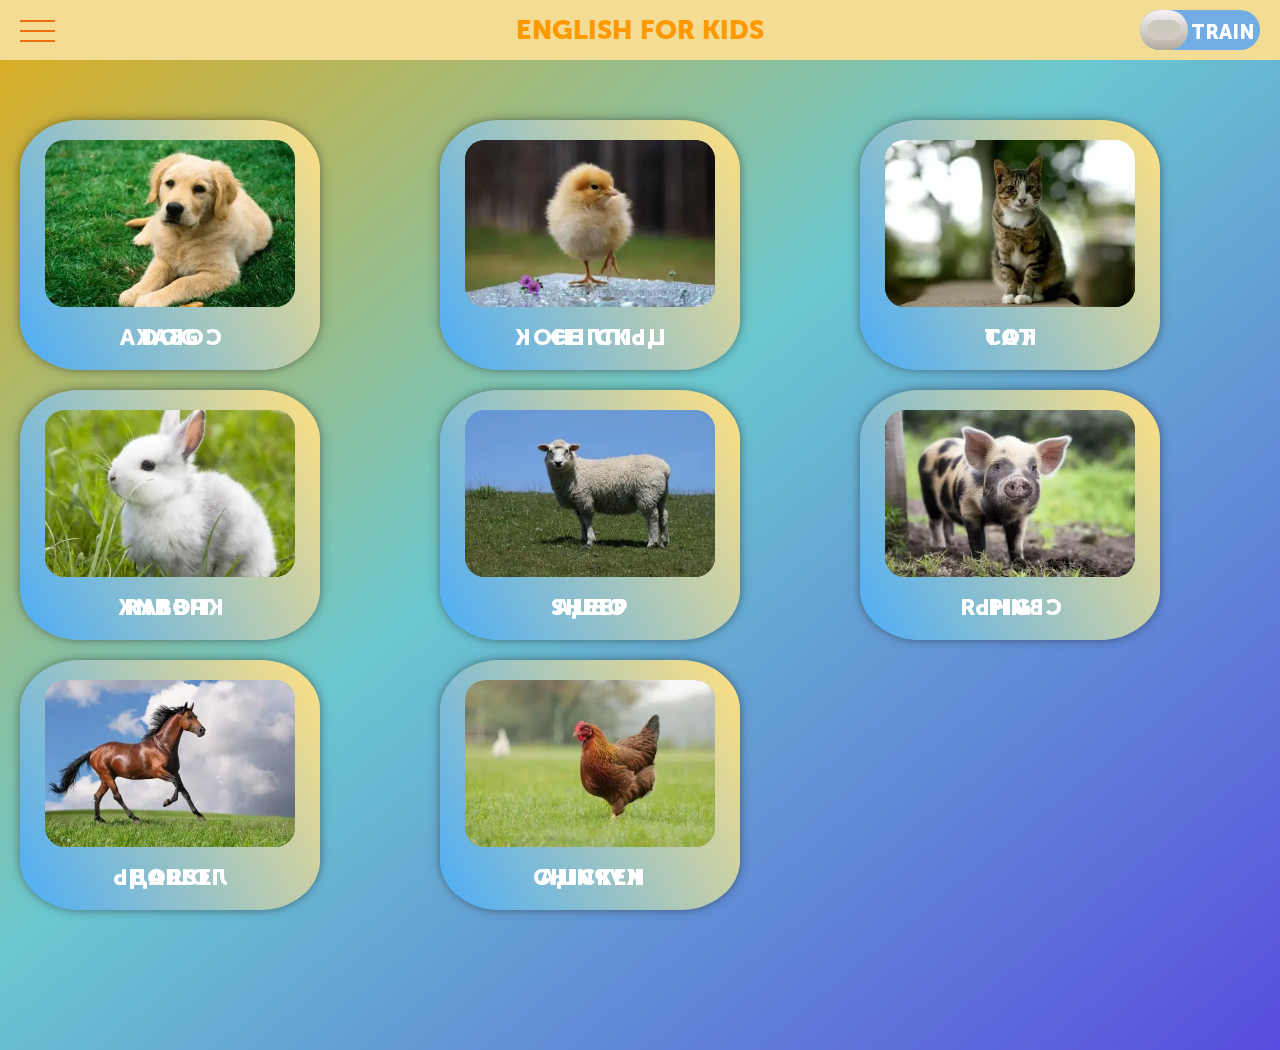
<file: pages/animalA.html>
<!DOCTYPE html>
<html lang="en">

<head>
	<meta charset="UTF-8">
	<!-- ! Adaptation -->
	<meta name="viewport" content="width=device-width, initial-scale=1.0">
	<!--  ! CSS -->
	<link rel="stylesheet" href="../css/style.min.css">
	<!-- ! Font Awesome -->
	<link rel="stylesheet" href="https://use.fontawesome.com/releases/v5.15.1/css/all.css"
		integrity="sha384-vp86vTRFVJgpjF9jiIGPEEqYqlDwgyBgEF109VFjmqGmIY/Y4HV4d3Gp2irVfcrp" crossorigin="anonymous">
	<!-- ! Icon -->
	<link rel="shortcut icon" href="../img/icon-english.png">
	<title>Animal-A</title>
</head>

<body>
	<div class="wrapper">
		<!-- * header ========================================================= -->
		<header class="header">
			<div class="container">
				<div class="header__row">
					<div class="header__body">
						<nav class="header__menu ">
							<ul class="header__list">
								<li><a href="../index.html" class="active">Main Page</a></li>
								<li><a href="./actionA.html">Action (set A)</a></li>
								<li><a href="./actionB.html">Action (set B)</a></li>
								<li><a href="./actionC.html">Action (set C)</a></li>
								<li><a href="./adjective.html">Adjective</a></li>
								<li><a href="./animalA.html">Animal (set A)</a></li>
								<li><a href="./animalB.html">Animal (set B)</a></li>
								<li><a href="./clothes.html">Clothes</a></li>
								<li><a href="./emotion.html">Emotion</a></li>
							</ul>
						</nav>
						<div class="header__toggle ">
							<span></span>
						</div>
						<div class="header__text">
							<h1>English for kids</h1>
						</div>
						<div class="header__switch">
							<input type="checkbox" class="switch__mode">
							<label><i></i></label>
						</div>
					</div>
				</div>
			</div>
		</header>
		<!-- *================================================================ -->
		<main>
			<section class="content">
				<div class="content__row">
					<div class="content__body">
						<div class="content__cards">
							<div class="content__star-win"></div>
							<div class="content__star-fail"></div>
							<div class="flip">
								<div class="flip__body content__card">
									<div class="flip__front">
										<div class="card__img">
											<picture>
												<source srcset="../img/dog.webp" type="image/webp"><img src="../img/dog.jpg"
													alt="dog"></picture>
										</div>
										<div class="card__title uppercase en">dog</div>
										<div class="card__rotate">
											<i class="fas fa-sync"></i>
										</div>
									</div>
									<div class="flip__back">
										<div class="card__img">
											<picture>
												<source srcset="../img/dog.webp" type="image/webp"><img src="../img/dog.jpg"
													alt="dog"></picture>
										</div>
										<div class="card__title uppercase">собака</div>
									</div>
								</div>
							</div>
							<div class="flip">
								<div class="flip__body content__card">
									<div class="flip__front">
										<div class="card__img">
											<picture>
												<source srcset="../img/chick.webp" type="image/webp"><img src="../img/chick.jpg"
													alt="chick"></picture>
										</div>
										<div class="card__title uppercase en">chick</div>
										<div class="card__rotate">
											<i class="fas fa-sync"></i>
										</div>
									</div>
									<div class="flip__back">
										<div class="card__img">
											<picture>
												<source srcset="../img/chick.webp" type="image/webp"><img src="../img/chick.jpg"
													alt="chick"></picture>
										</div>
										<div class="card__title uppercase">цыпленок</div>
									</div>
								</div>
							</div>
							<div class="flip">
								<div class="flip__body content__card">
									<div class="flip__front">
										<div class="card__img">
											<picture>
												<source srcset="../img/cat.webp" type="image/webp"><img src="../img/cat.jpg"
													alt="cat"></picture>
										</div>
										<div class="card__title uppercase en">cat</div>
										<div class="card__rotate">
											<i class="fas fa-sync"></i>
										</div>
									</div>
									<div class="flip__back">
										<div class="card__img">
											<picture>
												<source srcset="../img/cat.webp" type="image/webp"><img src="../img/cat.jpg"
													alt="cat"></picture>
										</div>
										<div class="card__title uppercase ">кот</div>
									</div>
								</div>
							</div>
							<div class="flip">
								<div class="flip__body content__card">
									<div class="flip__front">
										<div class="card__img">
											<picture>
												<source srcset="../img/rabbit.webp" type="image/webp"><img src="../img/rabbit.jpg"
													alt="rabbit"></picture>
										</div>
										<div class="card__title uppercase en">rabbit</div>
										<div class="card__rotate">
											<i class="fas fa-sync"></i>
										</div>
									</div>
									<div class="flip__back">
										<div class="card__img">
											<picture>
												<source srcset="../img/rabbit.webp" type="image/webp"><img src="../img/rabbit.jpg"
													alt="rabbit"></picture>
										</div>
										<div class="card__title uppercase">кролик</div>
									</div>
								</div>
							</div>
							<div class="flip">
								<div class="flip__body content__card">
									<div class="flip__front">
										<div class="card__img">
											<picture>
												<source srcset="../img/sheep.webp" type="image/webp"><img src="../img/sheep.jpg"
													alt="sheep"></picture>
										</div>
										<div class="card__title uppercase en">sheep</div>
										<div class="card__rotate">
											<i class="fas fa-sync"></i>
										</div>
									</div>
									<div class="flip__back">
										<div class="card__img">
											<picture>
												<source srcset="../img/sheep.webp" type="image/webp"><img src="../img/sheep.jpg"
													alt="sheep"></picture>
										</div>
										<div class="card__title uppercase">овца</div>
									</div>
								</div>
							</div>
							<div class="flip">
								<div class="flip__body content__card">
									<div class="flip__front">
										<div class="card__img">
											<picture>
												<source srcset="../img/pig.webp" type="image/webp"><img src="../img/pig.jpg"
													alt="pig"></picture>
										</div>
										<div class="card__title uppercase en">pig</div>
										<div class="card__rotate">
											<i class="fas fa-sync"></i>
										</div>
									</div>
									<div class="flip__back">
										<div class="card__img">
											<picture>
												<source srcset="../img/pig.webp" type="image/webp"><img src="../img/pig.jpg"
													alt="pig"></picture>
										</div>
										<div class="card__title uppercase">свинья</div>
									</div>
								</div>
							</div>
							<div class="flip">
								<div class="flip__body content__card">
									<div class="flip__front">
										<div class="card__img">
											<picture>
												<source srcset="../img/horse.webp" type="image/webp"><img src="../img/horse.jpg"
													alt="horse"></picture>
										</div>
										<div class="card__title uppercase en">horse</div>
										<div class="card__rotate">
											<i class="fas fa-sync"></i>
										</div>
									</div>
									<div class="flip__back">
										<div class="card__img">
											<picture>
												<source srcset="../img/horse.webp" type="image/webp"><img src="../img/horse.jpg"
													alt="horse"></picture>
										</div>
										<div class="card__title uppercase">лошадь</div>
									</div>
								</div>
							</div>
							<div class="flip">
								<div class="flip__body content__card">
									<div class="flip__front">
										<div class="card__img">
											<picture>
												<source srcset="../img/chicken.webp" type="image/webp"><img src="../img/chicken.jpg"
													alt="chicken"></picture>
										</div>
										<div class="card__title uppercase en">chicken</div>
										<div class="card__rotate">
											<i class="fas fa-sync"></i>
										</div>
									</div>
									<div class="flip__back">
										<div class="card__img">
											<picture>
												<source srcset="../img/chicken.webp" type="image/webp"><img src="../img/chicken.jpg"
													alt="chicken"></picture>
										</div>
										<div class="card__title uppercase">курица</div>
									</div>
								</div>
							</div>
						</div>
					</div>
				</div>
			</section>
			<section class="victory overlay ">
				<div class="victory__body">
					<div class="victory__img">
						<picture>
							<source srcset="../img/success.webp" type="image/webp"><img src="../img/success.jpg" alt="success">
						</picture>
					</div>
				</div>
			</section>
			<section class="fail overlay ">
				<div class="fail__body">
					<div class="fail__img">
						<picture>
							<source srcset="../img/failure.webp" type="image/webp"><img src="../img/failure.jpg" alt="failure">
						</picture>
						<p class="fail__mistake"></p>
					</div>
				</div>
			</section>
		</main>
		<!-- * footer ========================================================= -->
		<footer class="footer">
			<div class="footer__row hidden">
				<div class="footer__body">
					<div class="footer__item">
						<div class="item__btn">
							<p>Start Game</p>
							<i class="fas fa-undo"></i>
						</div>
					</div>
				</div>
			</div>
		</footer>
		<!-- *================================================================= -->
	</div>
	<!-- ! JavaScript -->
	<script src="../js/script.min.js"></script>
</body>

</html>
</file>
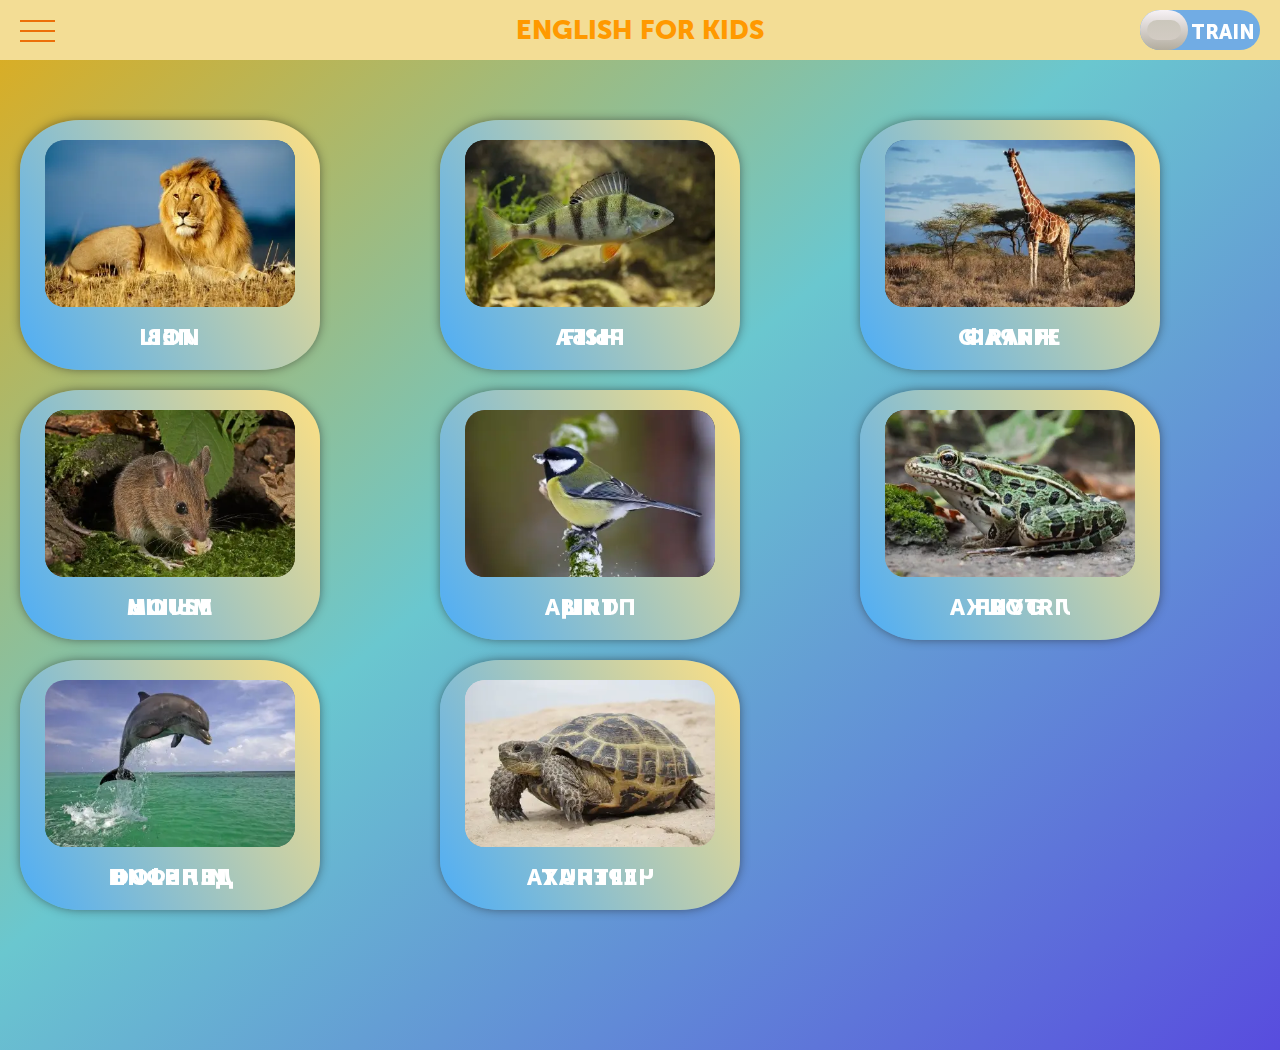
<file: pages/animalB.html>
<!DOCTYPE html>
<html lang="en">

<head>
	<meta charset="UTF-8">
	<!-- ! Adaptation -->
	<meta name="viewport" content="width=device-width, initial-scale=1.0">
	<!--  ! CSS -->
	<link rel="stylesheet" href="../css/style.min.css">
	<!-- ! Font Awesome -->
	<link rel="stylesheet" href="https://use.fontawesome.com/releases/v5.15.1/css/all.css"
		integrity="sha384-vp86vTRFVJgpjF9jiIGPEEqYqlDwgyBgEF109VFjmqGmIY/Y4HV4d3Gp2irVfcrp" crossorigin="anonymous">
	<!-- ! Icon -->
	<link rel="shortcut icon" href="../img/icon-english.png">
	<title>Anamal-B</title>
</head>

<body>
	<div class="wrapper">
		<!-- * header ========================================================= -->
		<header class="header">
			<div class="container">
				<div class="header__row">
					<div class="header__body">
						<nav class="header__menu ">
							<ul class="header__list">
								<li><a href="../index.html">Main Page</a></li>
								<li><a href="./actionA.html">Action (set A)</a></li>
								<li><a href="./actionB.html">Action (set B)</a></li>
								<li><a href="./actionC.html">Action (set C)</a></li>
								<li><a href="./adjective.html">Adjective</a></li>
								<li><a href="./animalA.html">Animal (set A)</a></li>
								<li><a href="./animalB.html">Animal (set B)</a></li>
								<li><a href="./clothes.html">Clothes</a></li>
								<li><a href="./emotion.html">Emotion</a></li>
							</ul>
						</nav>
						<div class="header__toggle ">
							<span></span>
						</div>
						<div class="header__text">
							<h1>English for kids</h1>
						</div>
						<div class="header__switch">
							<input type="checkbox" class="switch__mode">
							<label><i></i></label>
						</div>
					</div>
				</div>
			</div>
		</header>
		<!-- *================================================================ -->
		<main>
			<section class="content">
				<div class="content__row">
					<div class="content__body">
						<div class="content__cards">
							<div class="content__star-win"></div>
							<div class="content__star-fail"></div>
							<div class="flip">
								<div class="flip__body content__card">
									<div class="flip__front">
										<div class="card__img">
											<picture>
												<source srcset="../img/lion.webp" type="image/webp"><img src="../img/lion.jpg"
													alt="lion"></picture>
										</div>
										<div class="card__title uppercase en">lion</div>
										<div class="card__rotate">
											<i class="fas fa-sync"></i>
										</div>
									</div>
									<div class="flip__back">
										<div class="card__img">
											<picture>
												<source srcset="../img/lion.webp" type="image/webp"><img src="../img/lion.jpg"
													alt="lion"></picture>
										</div>
										<div class="card__title uppercase">лев</div>
									</div>
								</div>
							</div>
							<div class="flip">
								<div class="flip__body content__card">
									<div class="flip__front">
										<div class="card__img">
											<picture>
												<source srcset="../img/fish1.webp" type="image/webp"><img src="../img/fish1.jpg"
													alt="fish"></picture>
										</div>
										<div class="card__title uppercase en">fish</div>
										<div class="card__rotate">
											<i class="fas fa-sync"></i>
										</div>
									</div>
									<div class="flip__back">
										<div class="card__img">
											<picture>
												<source srcset="../img/fish1.webp" type="image/webp"><img src="../img/fish1.jpg"
													alt="fish"></picture>
										</div>
										<div class="card__title uppercase">рыба</div>
									</div>
								</div>
							</div>
							<div class="flip">
								<div class="flip__body content__card">
									<div class="flip__front">
										<div class="card__img">
											<picture>
												<source srcset="../img/giraffe.webp" type="image/webp"><img src="../img/giraffe.jpg"
													alt="giraffe"></picture>
										</div>
										<div class="card__title uppercase en">giraffe</div>
										<div class="card__rotate">
											<i class="fas fa-sync"></i>
										</div>
									</div>
									<div class="flip__back">
										<div class="card__img">
											<picture>
												<source srcset="../img/giraffe.webp" type="image/webp"><img src="../img/giraffe.jpg"
													alt="giraffe"></picture>
										</div>
										<div class="card__title uppercase ">жираф</div>
									</div>
								</div>
							</div>
							<div class="flip">
								<div class="flip__body content__card">
									<div class="flip__front">
										<div class="card__img">
											<picture>
												<source srcset="../img/mouse.webp" type="image/webp"><img src="../img/mouse.jpg"
													alt="mouse"></picture>
										</div>
										<div class="card__title uppercase en">mouse</div>
										<div class="card__rotate">
											<i class="fas fa-sync"></i>
										</div>
									</div>
									<div class="flip__back">
										<div class="card__img">
											<picture>
												<source srcset="../img/mouse.webp" type="image/webp"><img src="../img/mouse.jpg"
													alt="mouse"></picture>
										</div>
										<div class="card__title uppercase">мышь</div>
									</div>
								</div>
							</div>
							<div class="flip">
								<div class="flip__body content__card">
									<div class="flip__front">
										<div class="card__img">
											<picture>
												<source srcset="../img/bird.webp" type="image/webp"><img src="../img/bird.jpg"
													alt="bird"></picture>
										</div>
										<div class="card__title uppercase en">bird</div>
										<div class="card__rotate">
											<i class="fas fa-sync"></i>
										</div>
									</div>
									<div class="flip__back">
										<div class="card__img">
											<picture>
												<source srcset="../img/bird.webp" type="image/webp"><img src="../img/bird.jpg"
													alt="bird"></picture>
										</div>
										<div class="card__title uppercase">птица</div>
									</div>
								</div>
							</div>
							<div class="flip">
								<div class="flip__body content__card">
									<div class="flip__front">
										<div class="card__img">
											<picture>
												<source srcset="../img/frog.webp" type="image/webp"><img src="../img/frog.jpg"
													alt="frog"></picture>
										</div>
										<div class="card__title uppercase en">frog</div>
										<div class="card__rotate">
											<i class="fas fa-sync"></i>
										</div>
									</div>
									<div class="flip__back">
										<div class="card__img">
											<picture>
												<source srcset="../img/frog.webp" type="image/webp"><img src="../img/frog.jpg"
													alt="frog"></picture>
										</div>
										<div class="card__title uppercase">лягушка</div>
									</div>
								</div>
							</div>
							<div class="flip">
								<div class="flip__body content__card">
									<div class="flip__front">
										<div class="card__img">
											<picture>
												<source srcset="../img/dolphin.webp" type="image/webp"><img src="../img/dolphin.jpg"
													alt="dolphin"></picture>
										</div>
										<div class="card__title uppercase en">dolphin</div>
										<div class="card__rotate">
											<i class="fas fa-sync"></i>
										</div>
									</div>
									<div class="flip__back">
										<div class="card__img">
											<picture>
												<source srcset="../img/dolphin.webp" type="image/webp"><img src="../img/dolphin.jpg"
													alt="dolphin"></picture>
										</div>
										<div class="card__title uppercase">дельфин</div>
									</div>
								</div>
							</div>
							<div class="flip">
								<div class="flip__body content__card">
									<div class="flip__front">
										<div class="card__img">
											<picture>
												<source srcset="../img/turtle.webp" type="image/webp"><img src="../img/turtle.jpg"
													alt="turtle"></picture>
										</div>
										<div class="card__title uppercase en">turtle</div>
										<div class="card__rotate">
											<i class="fas fa-sync"></i>
										</div>
									</div>
									<div class="flip__back">
										<div class="card__img">
											<picture>
												<source srcset="../img/turtle.webp" type="image/webp"><img src="../img/turtle.jpg"
													alt="turtle"></picture>
										</div>
										<div class="card__title uppercase">черепаха</div>
									</div>
								</div>
							</div>
						</div>
					</div>
				</div>
			</section>
			<section class="victory overlay ">
				<div class="victory__body">
					<div class="victory__img">
						<picture>
							<source srcset="../img/success.webp" type="image/webp"><img src="../img/success.jpg" alt="success">
						</picture>
					</div>
				</div>
			</section>
			<section class="fail overlay ">
				<div class="fail__body">
					<div class="fail__img">
						<picture>
							<source srcset="../img/failure.webp" type="image/webp"><img src="../img/failure.jpg" alt="failure">
						</picture>
						<p class="fail__mistake"></p>
					</div>
				</div>
			</section>
		</main>
		<!-- * footer ========================================================= -->
		<footer class="footer">
			<div class="footer__row hidden">
				<div class="footer__body">
					<div class="footer__item">
						<div class="item__btn">
							<p>Start Game</p>
							<i class="fas fa-undo"></i>
						</div>
					</div>
				</div>
			</div>
		</footer>
		<!-- *================================================================= -->
	</div>
	<!-- ! JavaScript -->
	<script src="../js/script.min.js"></script>
</body>

</html>
</file>
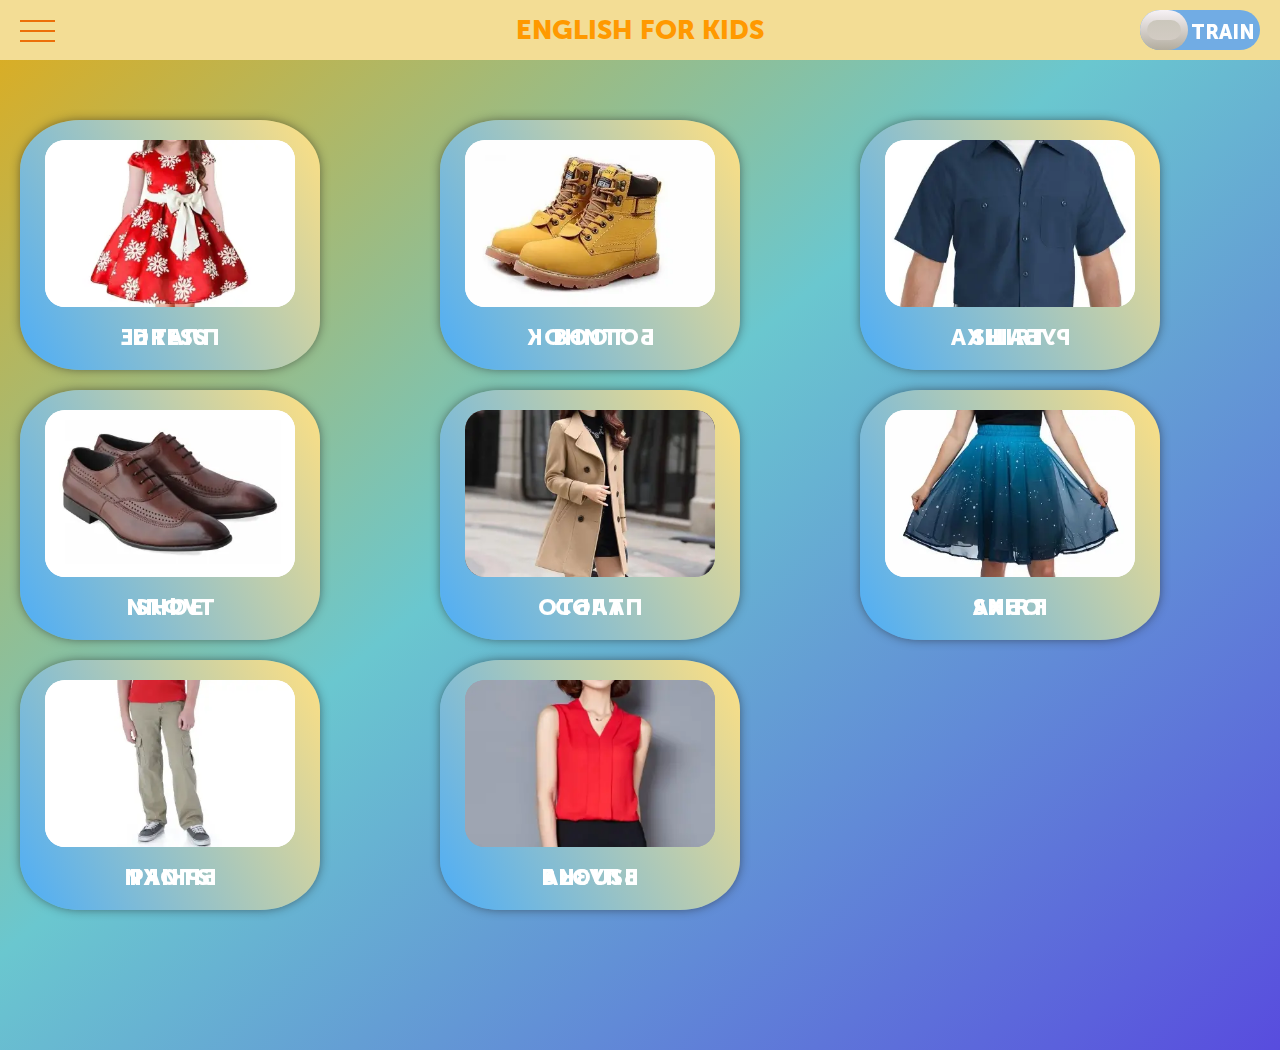
<file: pages/clothes.html>
<!DOCTYPE html>
<html lang="en">

<head>
	<meta charset="UTF-8">
	<!-- ! Adaptation -->
	<meta name="viewport" content="width=device-width, initial-scale=1.0">
	<!--  ! CSS -->
	<link rel="stylesheet" href="../css/style.min.css">
	<!-- ! Font Awesome -->
	<link rel="stylesheet" href="https://use.fontawesome.com/releases/v5.15.1/css/all.css"
		integrity="sha384-vp86vTRFVJgpjF9jiIGPEEqYqlDwgyBgEF109VFjmqGmIY/Y4HV4d3Gp2irVfcrp" crossorigin="anonymous">
	<!-- ! Icon -->
	<link rel="shortcut icon" href="../img/icon-english.png">
	<title>Clothes</title>
</head>

<body>
	<div class="wrapper">
		<!-- * header ========================================================= -->
		<header class="header">
			<div class="container">
				<div class="header__row">
					<div class="header__body">
						<nav class="header__menu ">
							<ul class="header__list">
								<li><a href="../index.html" class="active">Main Page</a></li>
								<li><a href="./actionA.html">Action (set A)</a></li>
								<li><a href="./actionB.html">Action (set B)</a></li>
								<li><a href="./actionC.html">Action (set C)</a></li>
								<li><a href="./adjective.html">Adjective</a></li>
								<li><a href="./animalA.html">Animal (set A)</a></li>
								<li><a href="./animalB.html">Animal (set B)</a></li>
								<li><a href="./clothes.html">Clothes</a></li>
								<li><a href="./emotion.html">Emotion</a></li>
							</ul>
						</nav>
						<div class="header__toggle ">
							<span></span>
						</div>
						<div class="header__text">
							<h1>English for kids</h1>
						</div>
						<div class="header__switch">
							<input type="checkbox" class="switch__mode">
							<label><i></i></label>
						</div>
					</div>
				</div>
			</div>
		</header>
		<!-- *================================================================ -->
		<main>
			<section class="content">
				<div class="content__row">
					<div class="content__body">
						<div class="content__cards">
							<div class="content__star-win"></div>
							<div class="content__star-fail"></div>
							<div class="flip">
								<div class="flip__body content__card">
									<div class="flip__front">
										<div class="card__img">
											<picture>
												<source srcset="../img/dress.webp" type="image/webp"><img src="../img/dress.jpg"
													alt="dress"></picture>
										</div>
										<div class="card__title uppercase en">dress</div>
										<div class="card__rotate">
											<i class="fas fa-sync"></i>
										</div>
									</div>
									<div class="flip__back">
										<div class="card__img">
											<picture>
												<source srcset="../img/dress.webp" type="image/webp"><img src="../img/dress.jpg"
													alt="dress"></picture>
										</div>
										<div class="card__title uppercase">платье</div>
									</div>
								</div>
							</div>
							<div class="flip">
								<div class="flip__body content__card">
									<div class="flip__front">
										<div class="card__img">
											<picture>
												<source srcset="../img/boot.webp" type="image/webp"><img src="../img/boot.jpg"
													alt="boot"></picture>
										</div>
										<div class="card__title uppercase en">boot</div>
										<div class="card__rotate">
											<i class="fas fa-sync"></i>
										</div>
									</div>
									<div class="flip__back">
										<div class="card__img">
											<picture>
												<source srcset="../img/boot.webp" type="image/webp"><img src="../img/boot.jpg"
													alt="boot"></picture>
										</div>
										<div class="card__title uppercase">ботинок</div>
									</div>
								</div>
							</div>
							<div class="flip">
								<div class="flip__body content__card">
									<div class="flip__front">
										<div class="card__img">
											<picture>
												<source srcset="../img/shirt.webp" type="image/webp"><img src="../img/shirt.jpg"
													alt="shirt"></picture>
										</div>
										<div class="card__title uppercase en">shirt</div>
										<div class="card__rotate">
											<i class="fas fa-sync"></i>
										</div>
									</div>
									<div class="flip__back">
										<div class="card__img">
											<picture>
												<source srcset="../img/shirt.webp" type="image/webp"><img src="../img/shirt.jpg"
													alt="shirt"></picture>
										</div>
										<div class="card__title uppercase ">рубашка</div>
									</div>
								</div>
							</div>
							<div class="flip">
								<div class="flip__body content__card">
									<div class="flip__front">
										<div class="card__img">
											<picture>
												<source srcset="../img/shoe.webp" type="image/webp"><img src="../img/shoe.jpg"
													alt="shoe"></picture>
										</div>
										<div class="card__title uppercase en">shoe</div>
										<div class="card__rotate">
											<i class="fas fa-sync"></i>
										</div>
									</div>
									<div class="flip__back">
										<div class="card__img">
											<picture>
												<source srcset="../img/shoe.webp" type="image/webp"><img src="../img/shoe.jpg"
													alt="shoe"></picture>
										</div>
										<div class="card__title uppercase">туфли</div>
									</div>
								</div>
							</div>
							<div class="flip">
								<div class="flip__body content__card">
									<div class="flip__front">
										<div class="card__img">
											<picture>
												<source srcset="../img/coat.webp" type="image/webp"><img src="../img/coat.jpg"
													alt="coat"></picture>
										</div>
										<div class="card__title uppercase en">coat</div>
										<div class="card__rotate">
											<i class="fas fa-sync"></i>
										</div>
									</div>
									<div class="flip__back">
										<div class="card__img">
											<picture>
												<source srcset="../img/coat.webp" type="image/webp"><img src="../img/coat.jpg"
													alt="coat"></picture>
										</div>
										<div class="card__title uppercase">пальто</div>
									</div>
								</div>
							</div>
							<div class="flip">
								<div class="flip__body content__card">
									<div class="flip__front">
										<div class="card__img">
											<picture>
												<source srcset="../img/skirt.webp" type="image/webp"><img src="../img/skirt.jpg"
													alt="skirt"></picture>
										</div>
										<div class="card__title uppercase en">skirt</div>
										<div class="card__rotate">
											<i class="fas fa-sync"></i>
										</div>
									</div>
									<div class="flip__back">
										<div class="card__img">
											<picture>
												<source srcset="../img/skirt.webp" type="image/webp"><img src="../img/skirt.jpg"
													alt="skirt"></picture>
										</div>
										<div class="card__title uppercase">юбка</div>
									</div>
								</div>
							</div>
							<div class="flip">
								<div class="flip__body content__card">
									<div class="flip__front">
										<div class="card__img">
											<picture>
												<source srcset="../img/pants.webp" type="image/webp"><img src="../img/pants.jpg"
													alt="pants"></picture>
										</div>
										<div class="card__title uppercase en">pants</div>
										<div class="card__rotate">
											<i class="fas fa-sync"></i>
										</div>
									</div>
									<div class="flip__back">
										<div class="card__img">
											<picture>
												<source srcset="../img/pants.webp" type="image/webp"><img src="../img/pants.jpg"
													alt="pants"></picture>
										</div>
										<div class="card__title uppercase">брюки</div>
									</div>
								</div>
							</div>
							<div class="flip">
								<div class="flip__body content__card">
									<div class="flip__front">
										<div class="card__img">
											<picture>
												<source srcset="../img/blouse.webp" type="image/webp"><img src="../img/blouse.jpg"
													alt="blouse"></picture>
										</div>
										<div class="card__title uppercase en">blouse</div>
										<div class="card__rotate">
											<i class="fas fa-sync"></i>
										</div>
									</div>
									<div class="flip__back">
										<div class="card__img">
											<picture>
												<source srcset="../img/blouse.webp" type="image/webp"><img src="../img/blouse.jpg"
													alt="blouse"></picture>
										</div>
										<div class="card__title uppercase">блузка</div>
									</div>
								</div>
							</div>
						</div>
					</div>
				</div>
			</section>
			<section class="victory overlay ">
				<div class="victory__body">
					<div class="victory__img">
						<picture>
							<source srcset="../img/success.webp" type="image/webp"><img src="../img/success.jpg" alt="success">
						</picture>
					</div>
				</div>
			</section>
			<section class="fail overlay ">
				<div class="fail__body">
					<div class="fail__img">
						<picture>
							<source srcset="../img/failure.webp" type="image/webp"><img src="../img/failure.jpg" alt="failure">
						</picture>
						<p class="fail__mistake"></p>
					</div>
				</div>
			</section>
		</main>
		<!-- * footer ========================================================= -->
		<footer class="footer">
			<div class="footer__row hidden">
				<div class="footer__body">
					<div class="footer__item">
						<div class="item__btn">
							<p>Start Game</p>
							<i class="fas fa-undo"></i>
						</div>
					</div>
				</div>
			</div>
		</footer>
		<!-- *================================================================= -->
	</div>
	<!-- ! JavaScript -->
	<script src="../js/script.min.js"></script>
</body>

</html>
</file>
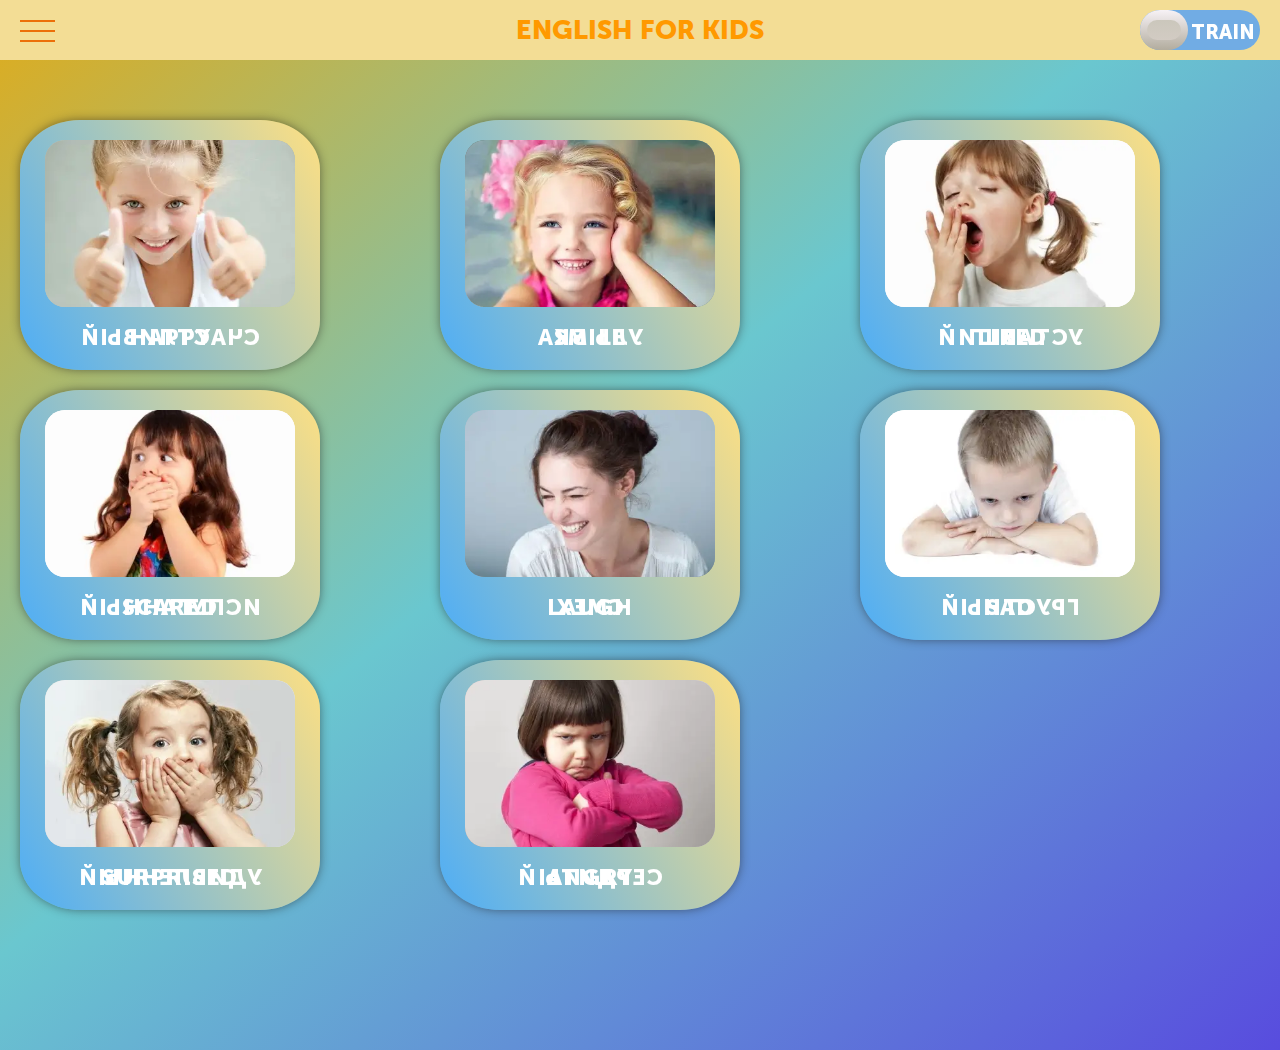
<file: pages/emotion.html>
<!DOCTYPE html>
<html lang="en">

<head>
	<meta charset="UTF-8">
	<!-- ! Adaptation -->
	<meta name="viewport" content="width=device-width, initial-scale=1.0">
	<!--  ! CSS -->
	<link rel="stylesheet" href="../css/style.min.css">
	<!-- ! Font Awesome -->
	<link rel="stylesheet" href="https://use.fontawesome.com/releases/v5.15.1/css/all.css"
		integrity="sha384-vp86vTRFVJgpjF9jiIGPEEqYqlDwgyBgEF109VFjmqGmIY/Y4HV4d3Gp2irVfcrp" crossorigin="anonymous">
	<!-- ! Icon -->
	<link rel="shortcut icon" href="../img/icon-english.png">
	<title>Emotion</title>
</head>

<body>
	<div class="wrapper">
		<!-- * header ========================================================= -->
		<header class="header">
			<div class="container">
				<div class="header__row">
					<div class="header__body">
						<nav class="header__menu ">
							<ul class="header__list">
								<li><a href="../index.html" class="active">Main Page</a></li>
								<li><a href="./actionA.html">Action (set A)</a></li>
								<li><a href="./actionB.html">Action (set B)</a></li>
								<li><a href="./actionC.html">Action (set C)</a></li>
								<li><a href="./adjective.html">Adjective</a></li>
								<li><a href="./animalA.html">Animal (set A)</a></li>
								<li><a href="./animalB.html">Animal (set B)</a></li>
								<li><a href="./clothes.html">Clothes</a></li>
								<li><a href="./emotion.html">Emotion</a></li>
							</ul>
						</nav>
						<div class="header__toggle ">
							<span></span>
						</div>
						<div class="header__text">
							<h1>English for kids</h1>
						</div>
						<div class="header__switch">
							<input type="checkbox" class="switch__mode">
							<label><i></i></label>
						</div>
					</div>
				</div>
			</div>
		</header>
		<!-- *================================================================ -->
		<main>
			<section class="content">
				<div class="content__row">
					<div class="content__body">
						<div class="content__cards">
							<div class="content__star-win"></div>
							<div class="content__star-fail"></div>
							<div class="flip">
								<div class="flip__body content__card">
									<div class="flip__front">
										<div class="card__img">
											<picture>
												<source srcset="../img/happy.webp" type="image/webp"><img src="../img/happy.jpg"
													alt="happy"></picture>
										</div>
										<div class="card__title uppercase en">happy</div>
										<div class="card__rotate">
											<i class="fas fa-sync"></i>
										</div>
									</div>
									<div class="flip__back">
										<div class="card__img">
											<picture>
												<source srcset="../img/happy.webp" type="image/webp"><img src="../img/happy.jpg"
													alt="happy"></picture>
										</div>
										<div class="card__title uppercase">счастливый</div>
									</div>
								</div>
							</div>
							<div class="flip">
								<div class="flip__body content__card">
									<div class="flip__front">
										<div class="card__img">
											<picture>
												<source srcset="../img/smile.webp" type="image/webp"><img src="../img/smile.jpg"
													alt="smile"></picture>
										</div>
										<div class="card__title uppercase en">smile</div>
										<div class="card__rotate">
											<i class="fas fa-sync"></i>
										</div>
									</div>
									<div class="flip__back">
										<div class="card__img">
											<picture>
												<source srcset="../img/smile.webp" type="image/webp"><img src="../img/smile.jpg"
													alt="smile"></picture>
										</div>
										<div class="card__title uppercase">улыбка</div>
									</div>
								</div>
							</div>
							<div class="flip">
								<div class="flip__body content__card">
									<div class="flip__front">
										<div class="card__img">
											<picture>
												<source srcset="../img/tired.webp" type="image/webp"><img src="../img/tired.jpg"
													alt="tired"></picture>
										</div>
										<div class="card__title uppercase en">tired</div>
										<div class="card__rotate">
											<i class="fas fa-sync"></i>
										</div>
									</div>
									<div class="flip__back">
										<div class="card__img">
											<picture>
												<source srcset="../img/tired.webp" type="image/webp"><img src="../img/tired.jpg"
													alt="tired"></picture>
										</div>
										<div class="card__title uppercase ">уставший</div>
									</div>
								</div>
							</div>
							<div class="flip">
								<div class="flip__body content__card">
									<div class="flip__front">
										<div class="card__img">
											<picture>
												<source srcset="../img/scared.webp" type="image/webp"><img src="../img/scared.jpg"
													alt="scared"></picture>
										</div>
										<div class="card__title uppercase en">scared</div>
										<div class="card__rotate">
											<i class="fas fa-sync"></i>
										</div>
									</div>
									<div class="flip__back">
										<div class="card__img">
											<picture>
												<source srcset="../img/scared.webp" type="image/webp"><img src="../img/scared.jpg"
													alt="scared"></picture>
										</div>
										<div class="card__title uppercase">испуганный</div>
									</div>
								</div>
							</div>
							<div class="flip">
								<div class="flip__body content__card">
									<div class="flip__front">
										<div class="card__img">
											<picture>
												<source srcset="../img/laugh.webp" type="image/webp"><img src="../img/laugh.jpg"
													alt="laugh"></picture>
										</div>
										<div class="card__title uppercase en">laugh</div>
										<div class="card__rotate">
											<i class="fas fa-sync"></i>
										</div>
									</div>
									<div class="flip__back">
										<div class="card__img">
											<picture>
												<source srcset="../img/laugh.webp" type="image/webp"><img src="../img/laugh.jpg"
													alt="laugh"></picture>
										</div>
										<div class="card__title uppercase">смех</div>
									</div>
								</div>
							</div>
							<div class="flip">
								<div class="flip__body content__card">
									<div class="flip__front">
										<div class="card__img">
											<picture>
												<source srcset="../img/sad.webp" type="image/webp"><img src="../img/sad.jpg"
													alt="sad"></picture>
										</div>
										<div class="card__title uppercase en">sad</div>
										<div class="card__rotate">
											<i class="fas fa-sync"></i>
										</div>
									</div>
									<div class="flip__back">
										<div class="card__img">
											<picture>
												<source srcset="../img/sad.webp" type="image/webp"><img src="../img/sad.jpg"
													alt="sad"></picture>
										</div>
										<div class="card__title uppercase">грустный</div>
									</div>
								</div>
							</div>
							<div class="flip">
								<div class="flip__body content__card">
									<div class="flip__front">
										<div class="card__img">
											<picture>
												<source srcset="../img/surprised.webp" type="image/webp"><img
													src="../img/surprised.jpg" alt="surprised"></picture>
										</div>
										<div class="card__title uppercase en">surprised</div>
										<div class="card__rotate">
											<i class="fas fa-sync"></i>
										</div>
									</div>
									<div class="flip__back">
										<div class="card__img">
											<picture>
												<source srcset="../img/surprised.webp" type="image/webp"><img
													src="../img/surprised.jpg" alt="surprised"></picture>
										</div>
										<div class="card__title uppercase">удивленный</div>
									</div>
								</div>
							</div>
							<div class="flip">
								<div class="flip__body content__card">
									<div class="flip__front">
										<div class="card__img">
											<picture>
												<source srcset="../img/angry.webp" type="image/webp"><img src="../img/angry.jpg"
													alt="angry"></picture>
										</div>
										<div class="card__title uppercase en">angry</div>
										<div class="card__rotate">
											<i class="fas fa-sync"></i>
										</div>
									</div>
									<div class="flip__back">
										<div class="card__img">
											<picture>
												<source srcset="../img/angry.webp" type="image/webp"><img src="../img/angry.jpg"
													alt="angry"></picture>
										</div>
										<div class="card__title uppercase">сердитый</div>
									</div>
								</div>
							</div>
						</div>
					</div>
				</div>
			</section>
			<section class="victory overlay ">
				<div class="victory__body">
					<div class="victory__img">
						<picture>
							<source srcset="../img/success.webp" type="image/webp"><img src="../img/success.jpg" alt="success">
						</picture>
					</div>
				</div>
			</section>
			<section class="fail overlay ">
				<div class="fail__body">
					<div class="fail__img">
						<picture>
							<source srcset="../img/failure.webp" type="image/webp"><img src="../img/failure.jpg" alt="failure">
						</picture>
						<p class="fail__mistake"></p>
					</div>
				</div>
			</section>
		</main>
		<!-- * footer ========================================================= -->
		<footer class="footer">
			<div class="footer__row hidden">
				<div class="footer__body">
					<div class="footer__item">
						<div class="item__btn">
							<p>Start Game</p>
							<i class="fas fa-undo"></i>
						</div>
					</div>
				</div>
			</div>
		</footer>
		<!-- *================================================================= -->
	</div>
	<!-- ! JavaScript -->
	<script src="../js/script.min.js"></script>
</body>

</html>
</file>
<file: css/style.min.css>
@charset "UTF-8";@font-face{font-family:Appetite_New;font-display:swap;src:url(../fonts/Appetite_New.woff) format("woff"),url(../fonts/Appetite_New.woff2) format("woff2");font-weight:400;font-style:normal}@font-face{font-family:MUSEOSANSCYRL;font-display:swap;src:url(../fonts/MUSEOSANSCYRL.woff) format("woff"),url(../fonts/MUSEOSANSCYRL.woff2) format("woff2");font-weight:400;font-style:normal}*{padding:0;margin:0;border:0}*,:after,:before{-webkit-box-sizing:border-box;box-sizing:border-box}:active,:focus{outline:0}a:active,a:focus{outline:0}aside,footer,header,nav{display:block}body,html{height:100%;width:100%;font-family:MUSEOSANSCYRL;font-size:100%;line-height:1;font-size:14px;-ms-text-size-adjust:100%;-moz-text-size-adjust:100%;-webkit-text-size-adjust:100%}button,input,textarea{font-family:MUSEOSANSCYRL}input::-ms-clear{display:none}button{cursor:pointer}button::-moz-focus-inner{padding:0;border:0}a,a:visited{text-decoration:none}a:hover{text-decoration:none}ul li{list-style:none}img{vertical-align:top}h1,h2,h3,h4,h5,h6{font-size:inherit;font-weight:inherit}.wrapper{min-height:100%;overflow:hidden;display:-webkit-box;display:-ms-flexbox;display:flex;-webkit-box-orient:vertical;-webkit-box-direction:normal;-ms-flex-direction:column;flex-direction:column;background:-webkit-gradient(linear,left top,right bottom,from(#e0ac1b),color-stop(#c8b13f),color-stop(#b1b763),color-stop(#99bc87),color-stop(#82c2ab),color-stop(#6ac7cf),color-stop(#67b3d2),color-stop(#649ed4),color-stop(#618ad7),color-stop(#5e75d9),color-stop(#5b61dc),to(#584cde));background:-o-linear-gradient(top left,#e0ac1b,#c8b13f,#b1b763,#99bc87,#82c2ab,#6ac7cf,#67b3d2,#649ed4,#618ad7,#5e75d9,#5b61dc,#584cde);background:linear-gradient(to bottom right,#e0ac1b,#c8b13f,#b1b763,#99bc87,#82c2ab,#6ac7cf,#67b3d2,#649ed4,#618ad7,#5e75d9,#5b61dc,#584cde)}.container{max-width:1900px;padding:0 10px;margin:0 auto}.header{background:#f3dd95;height:60px;position:fixed;width:100%;z-index:10}.header__body{display:-webkit-box;display:-ms-flexbox;display:flex}.header__menu{width:260px;height:100vh;background:-o-linear-gradient(30deg,#4dadf7 0,#ffe082 100%);background:linear-gradient(60deg,#4dadf7 0,#ffe082 100%);position:absolute;left:0;z-index:5;-webkit-transform:translate(-100%,0);-ms-transform:translate(-100%,0);transform:translate(-100%,0);-webkit-transition:all .4s linear .1s;-o-transition:all .4s linear .1s;transition:all .4s linear .1s;overflow:auto}.header .header__menu.active{-webkit-transform:translate(0,0);-ms-transform:translate(0,0);transform:translate(0,0)}.header__list{padding:90px 0 0 60px;display:-webkit-box;display:-ms-flexbox;display:flex;-webkit-box-orient:vertical;-webkit-box-direction:normal;-ms-flex-direction:column;flex-direction:column;margin:0 auto}.header__list li{margin:0 0 14px 0;-webkit-transition:all .4s ease-in .2s;-o-transition:all .4s ease-in .2s;transition:all .4s ease-in .2s}.header__list li:hover{-webkit-transform:scale(1.05);-ms-transform:scale(1.05);transform:scale(1.05)}.header__list a{color:#fff;letter-spacing:1.2px;-webkit-transition:all .4s linear .2s;-o-transition:all .4s linear .2s;transition:all .4s linear .2s}.header__list a:hover{color:#f90}.header__toggle{display:block;top:20px;left:20px;z-index:50;position:fixed;width:35px;height:22px;cursor:pointer}.header__toggle span{background:#ec6f09;position:absolute;left:0;width:100%;height:2px;top:10px;-webkit-transition:all .3s ease .2s;-o-transition:all .3s ease .2s;transition:all .3s ease .2s}.header__toggle:after,.header__toggle:before{content:"";background:#ec6f09;position:absolute;width:100%;height:2px;left:0;-webkit-transition:all .3s ease .2s;-o-transition:all .3s ease .2s;transition:all .3s ease .2s}.header__toggle:before{top:0}.header__toggle:after{bottom:0}.header .active span{-webkit-transform:scale(0);-ms-transform:scale(0);transform:scale(0)}.header .active::before{-webkit-transform:rotate(45deg);-ms-transform:rotate(45deg);transform:rotate(45deg);top:11px}.header .active::after{-webkit-transform:rotate(-45deg);-ms-transform:rotate(-45deg);transform:rotate(-45deg);bottom:9px}.header__text{text-align:center;margin:0 auto;color:#f90;text-transform:uppercase;line-height:60px}.header__switch{width:120px;height:40px;position:absolute;right:20px;top:10px;line-height:60px}.header__switch label{display:block;width:100%;height:100%;position:relative;background:#71ace4;border-radius:40px;-webkit-transition:all .4s linear .1s;-o-transition:all .4s linear .1s;transition:all .4s linear .1s}.header__switch label i{display:block;height:100%;width:40%;position:absolute;left:0;top:0;z-index:2;border-radius:inherit;background:-webkit-gradient(linear,left top,left bottom,from(#f7f2f6),to(#b2ac9e));background:-o-linear-gradient(#f7f2f6,#b2ac9e);background:linear-gradient(#f7f2f6,#b2ac9e)}.header__switch label i:after{content:"";position:absolute;left:15%;top:25%;width:70%;height:50%;background:-webkit-gradient(linear,left top,left bottom,from(#cbc7bc),to(#d2cbc3));background:-o-linear-gradient(#cbc7bc,#d2cbc3);background:linear-gradient(#cbc7bc,#d2cbc3);border-radius:inherit}.header__switch label i:before{content:"train";position:absolute;top:10%;right:-140%;margin-top:-12px;color:#fff;font-style:normal;font-weight:700;font-size:20px;text-transform:uppercase;letter-spacing:.6px}.header__switch input:checked~label{background:#ca3a3a}.header__switch input:checked~label i{left:auto;right:-1%}.header__switch input:checked~label i:before{content:"play";right:105%;color:#fff;letter-spacing:.6px}.header__switch input{width:100%;height:100%;position:absolute;left:0;z-index:5;opacity:0;cursor:pointer;-webkit-transition:all .4s linear .1s;-o-transition:all .4s linear .1s;transition:all .4s linear .1s}.content{position:relative;z-index:5;padding:0 20px}.content__body{max-width:1270px;margin:120px auto auto auto}.content__cards{display:grid;grid-template-columns:repeat(4,1fr);grid-template-rows:repeat(2,1fr);grid-column-gap:20px;grid-row-gap:20px}.content__card{position:relative;background:-o-linear-gradient(30deg,#4dadf7 0,#ffe082 100%);background:linear-gradient(60deg,#4dadf7 0,#ffe082 100%);width:300px;height:250px;display:-webkit-box;display:-ms-flexbox;display:flex;-webkit-box-orient:vertical;-webkit-box-direction:normal;-ms-flex-direction:column;flex-direction:column;-webkit-box-align:center;-ms-flex-align:center;align-items:center;-webkit-box-pack:center;-ms-flex-pack:center;justify-content:center;cursor:pointer;border-radius:20%;-webkit-box-shadow:0 0 10px rgba(27,24,24,.5);box-shadow:0 0 10px rgba(27,24,24,.5);-webkit-transition:all .4s ease-in .1s;-o-transition:all .4s ease-in .1s;transition:all .4s ease-in .1s}.content__card:hover{-webkit-box-shadow:0 0 10px #ffe082;box-shadow:0 0 10px #ffe082}.content__card.success::before{content:"";width:100%;height:100%;z-index:100;position:absolute;top:0;left:0;right:0;bottom:0;border-radius:19%;background:rgba(27,24,24,.8)}.card__img{margin:0 0 15px 0}.card__img img{display:block;max-width:250px;-o-object-fit:cover;object-fit:cover;border-radius:20px;-webkit-transition:all .8s linear .1s;-o-transition:all .8s linear .1s;transition:all .8s linear .1s}.card__img img:hover{-webkit-transform:scale(1.1);-ms-transform:scale(1.1);transform:scale(1.1)}.card__title{color:#fff;-webkit-transition:all .4s linear 0s;-o-transition:all .4s linear 0s;transition:all .4s linear 0s;opacity:1}.card__title:hover{color:#f90}.card__rotate{position:absolute;right:40px;bottom:15px;font-size:30px;color:#fff;-webkit-transition:all .6s linear 0s;-o-transition:all .6s linear 0s;transition:all .6s linear 0s;opacity:1}.card__rotate:hover{color:#f90;-webkit-transform:rotate(360deg);-ms-transform:rotate(360deg);transform:rotate(360deg)}.card__img.active{position:absolute;margin:0 auto}.card__img.active img{max-width:300px;height:250px;border-radius:20%}.card__img.active img:hover{-webkit-transform:scale(1);-ms-transform:scale(1);transform:scale(1)}.card__rotate.hidden{visibility:hidden;opacity:0}.uppercase.hidden{visibility:hidden;opacity:0}.uppercase{text-transform:uppercase;margin:5px 0 0 0;letter-spacing:1.2px}.flip__body{position:relative;-webkit-transition:all .8s ease 0s;-o-transition:all .8s ease 0s;transition:all .8s ease 0s;-webkit-transform-style:preserve-3d;transform-style:preserve-3d}.flip__back,.flip__front{position:absolute;width:100%;height:100%;top:0;left:0;bottom:0;right:0;display:-webkit-box;display:-ms-flexbox;display:flex;-webkit-box-orient:vertical;-webkit-box-direction:normal;-ms-flex-direction:column;flex-direction:column;-webkit-box-pack:center;-ms-flex-pack:center;justify-content:center;-webkit-box-align:center;-ms-flex-align:center;align-items:center}.flip__front{z-index:2;-webkit-transform:rotateY(0);transform:rotateY(0);-webkit-backface-visibility:hidden;backface-visibility:hidden}.flip__back{-webkit-transform:rotateY(-180deg);transform:rotateY(-180deg)}.flip.active:hover .flip__body{-webkit-transform:rotateY(-180deg);transform:rotateY(-180deg)}.footer__row{-webkit-transition:all .6s linear .2s;-o-transition:all .6s linear .2s;transition:all .6s linear .2s;padding:0 0 30px 0}.footer__body{display:-webkit-box;display:-ms-flexbox;display:flex;-webkit-box-pack:center;-ms-flex-pack:center;justify-content:center;-webkit-box-align:center;-ms-flex-align:center;align-items:center}.footer__item{-webkit-transition:all .6s linear .2;-o-transition:all .6s linear .2;transition:all .6s linear .2}.hidden{visibility:hidden;opacity:0}.overlay{display:none}.item__btn{position:relative;width:200px;height:50px;display:-webkit-box;display:-ms-flexbox;display:flex;-webkit-box-pack:center;-ms-flex-pack:center;justify-content:center;-webkit-box-align:center;-ms-flex-align:center;align-items:center;margin:60px 0 0 0;border-radius:30px;color:#f90;letter-spacing:1.2px;cursor:pointer;-webkit-transition:all .6s linear .2;-o-transition:all .6s linear .2;transition:all .6s linear .2;background:#f3dd95}.item__btn:hover{color:#7db416}.item__btn:active{top:3px}.content__star-win{display:-webkit-box;display:-ms-flexbox;display:flex;width:50px;height:50px;position:absolute;top:-55px;right:500px}.content__star-fail{display:-webkit-box;display:-ms-flexbox;display:flex;width:50px;height:50px;position:absolute;top:-55px;left:50px}.lock{overflow:hidden}.fa-undo{visibility:0;opacity:0;position:absolute;-webkit-transition:all .6s linear;-o-transition:all .6s linear;transition:all .6s linear}.fa-undo.active{visibility:visible;opacity:1;position:absolute;top:25px}.item__btn.active{width:80px;height:80px;border-radius:50%;-webkit-transition:all .6s linear;-o-transition:all .6s linear;transition:all .6s linear;padding:0 0 20px 0}.item__btn.active p{visibility:0;opacity:0}.fail__body::before,.victory__body::before{content:"";width:100%;height:100vh;top:0;left:0;right:0;bottom:0;z-index:20;background:rgba(27,24,24,.5);position:absolute}.fail__img,.victory__img{position:absolute;top:0;left:0;right:0;bottom:0;z-index:25;display:-webkit-box;display:-ms-flexbox;display:flex;-webkit-box-pack:center;-ms-flex-pack:center;justify-content:center;-webkit-box-align:center;-ms-flex-align:center;align-items:center;cursor:pointer;padding:0 20px;margin:100px 0 0 0}.fail__img img,.victory__img img{max-width:100%;-o-object-fit:cover;object-fit:cover}.fail__mistake{position:absolute;margin:360px 0 0 0;padding:0 10px;color:#f90;letter-spacing:1.2px}.footer__owner{text-align:center}.footer__owner a{color:#fff;-webkit-transition:all .3s linear .1s;-o-transition:all .3s linear .1s;transition:all .3s linear .1s}.footer__owner a:hover{color:#f90}.footer__owner img{width:60px;height:60px;margin:-18px 0 0 10px}@media (min-width:768px){.header__list li{font-size:calc(20px + 5 * (100vw / 1920))}.header__text{font-size:calc(25px + 3 * (100vw / 1920))}.card__title{font-size:calc(20px + 2 * (100vw / 1920))}.uppercase{font-size:calc(20px + 4 * (100vw / 1920))}.item__btn{font-size:calc(20px + 6 * (100vw / 1920))}.fa-undo{font-size:calc(25px + 5 * (100vw / 1920))}.fail__mistake{font-size:calc(25px + 3 * (100vw / 1920))}.footer__owner{font-size:calc(25px + 3 * (100vw / 1920))}}@media (max-width:1300px){.content__cards{display:grid;grid-template-columns:repeat(3,1fr);grid-template-rows:repeat(3,1fr)}.fail__body::before,.victory__body::before{content:"";width:100%;height:1080px}}@media (max-width:990px){.content{display:-webkit-box;display:-ms-flexbox;display:flex;-ms-flex-pack:distribute;justify-content:space-around}.content__cards{display:grid;grid-template-columns:repeat(2,1fr);grid-template-rows:repeat(2,1fr)}.content__star-win{right:12px;top:70px;-ms-flex-wrap:wrap;flex-wrap:wrap}.content__star-fail{-ms-flex-wrap:wrap;flex-wrap:wrap;left:5px;top:70px}.fail__body::before,.victory__body::before{content:"";width:100%;height:1350px}}@media (max-width:768px){.header__list li{font-size:calc(20px + 8.5 * ((100vw -320px)/ 1920))}.header__text{font-size:calc(25px + 5.1 * ((100vw -320px)/ 1920))}.card__title{font-size:calc(20px + 3.4 * ((100vw -320px)/ 1920))}.uppercase{font-size:calc(20px + 6.8 * ((100vw -320px)/ 1920))}.item__btn{font-size:calc(20px + 10.2 * ((100vw -320px)/ 1920))}.fa-undo{font-size:calc(25px + 8.5 * ((100vw -320px)/ 1920))}.fail__mistake{font-size:calc(25px + 5.1 * ((100vw -320px)/ 1920))}.footer__owner{font-size:calc(25px + 5.1 * ((100vw -320px)/ 1920))}.header__text{display:none}.content{display:-webkit-box;display:-ms-flexbox;display:flex;-webkit-box-pack:center;-ms-flex-pack:center;justify-content:center}.content__cards{display:grid;grid-template-columns:repeat(1,1fr);grid-template-rows:repeat(1,1fr);padding:0 0 30px 0}.content__body{margin:75px auto auto auto}.content__star-fail img,.content__star-win img{width:50px;height:50px}.fail__body::before,.victory__body::before{content:"";width:100%;height:2415px}}@media (max-width:450px){.content__star-win{margin:2145px auto auto auto;-webkit-box-orient:vertical;-webkit-box-direction:normal;-ms-flex-direction:column;flex-direction:column;-ms-flex-wrap:wrap;flex-wrap:wrap;-webkit-box-pack:center;-ms-flex-pack:center;justify-content:center;-webkit-box-align:center;-ms-flex-align:center;align-items:center;left:-255px}.content__star-win img{width:40px;height:40px}.content__star-fail{margin:2180px auto auto auto;display:-webkit-box;display:-ms-flexbox;display:flex;-webkit-box-orient:vertical;-webkit-box-direction:normal;-ms-flex-direction:column;flex-direction:column;-ms-flex-wrap:wrap;flex-wrap:wrap;-webkit-box-pack:center;-ms-flex-pack:center;justify-content:center;-webkit-box-align:center;-ms-flex-align:center;align-items:center;left:2px}.content__star-fail img{width:40px;height:40px}.fail__mistake{margin:450px auto auto auto;text-align:center}}
</file>
